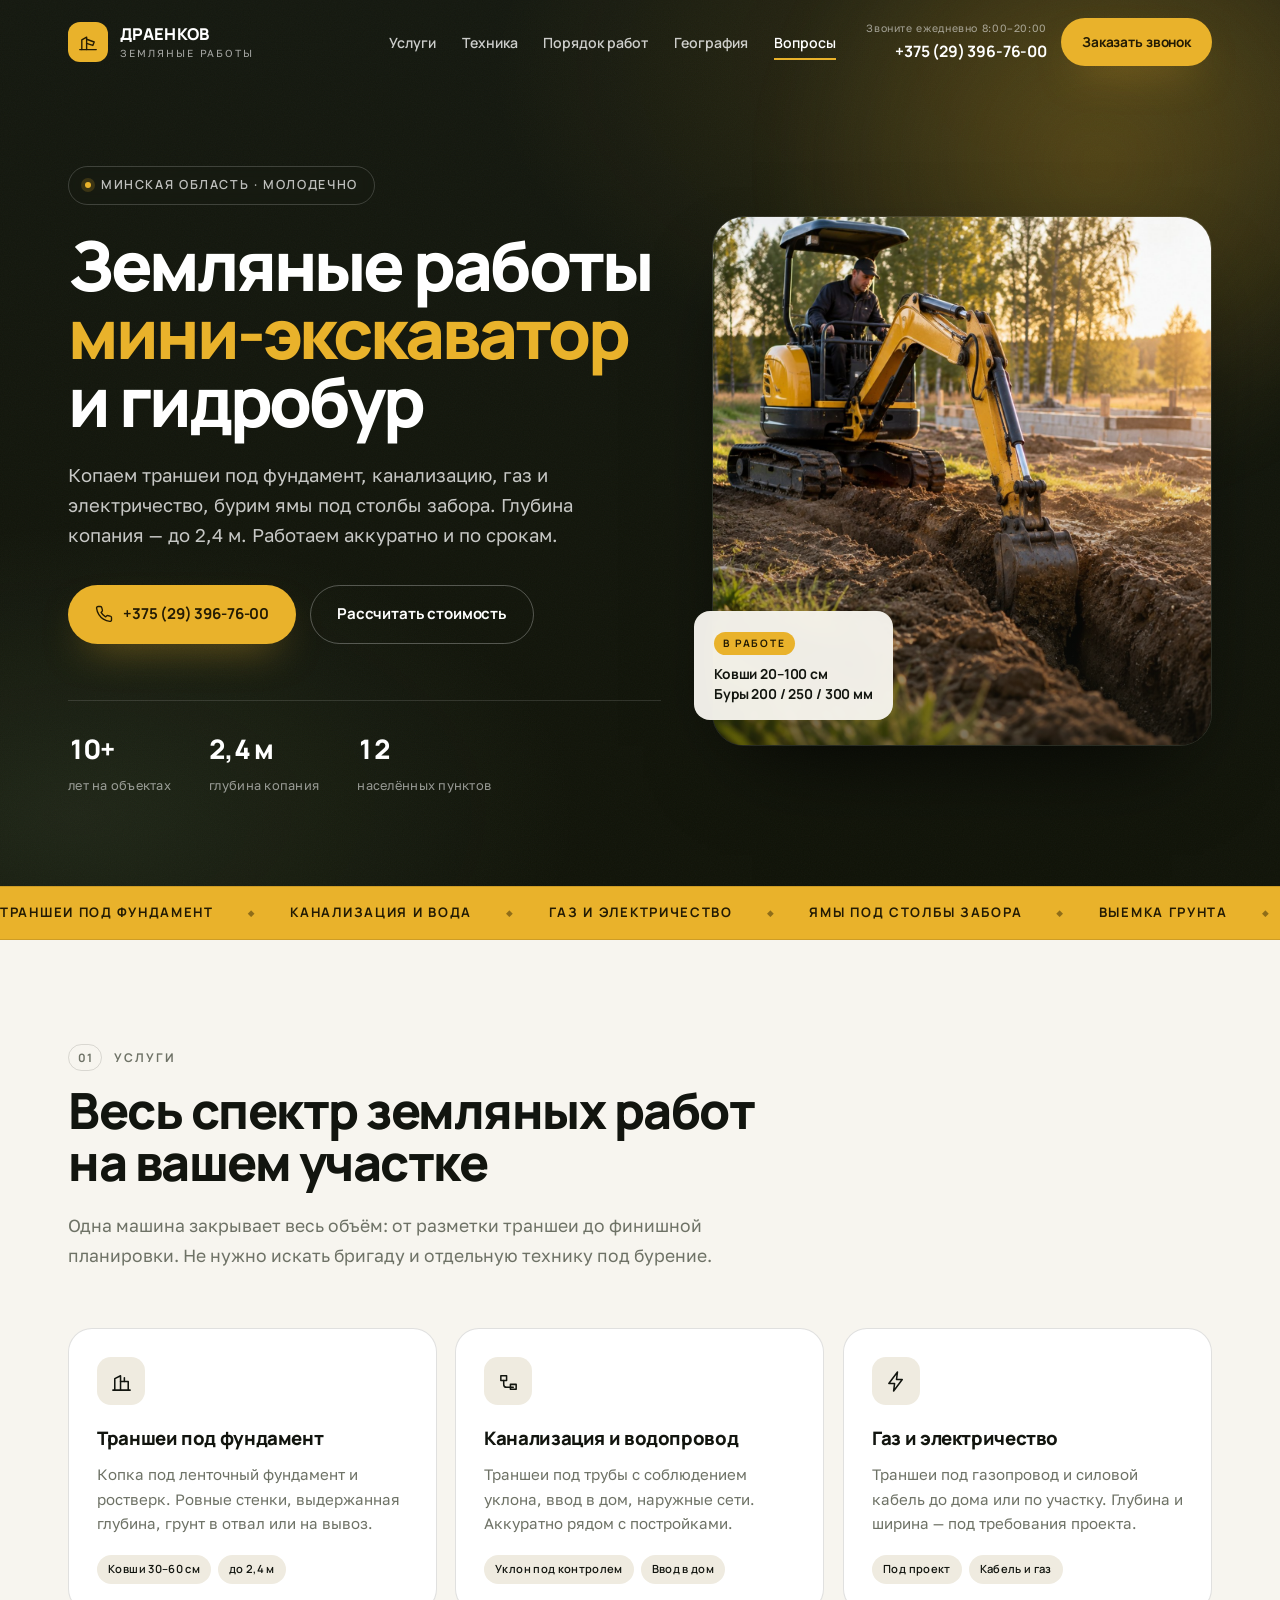
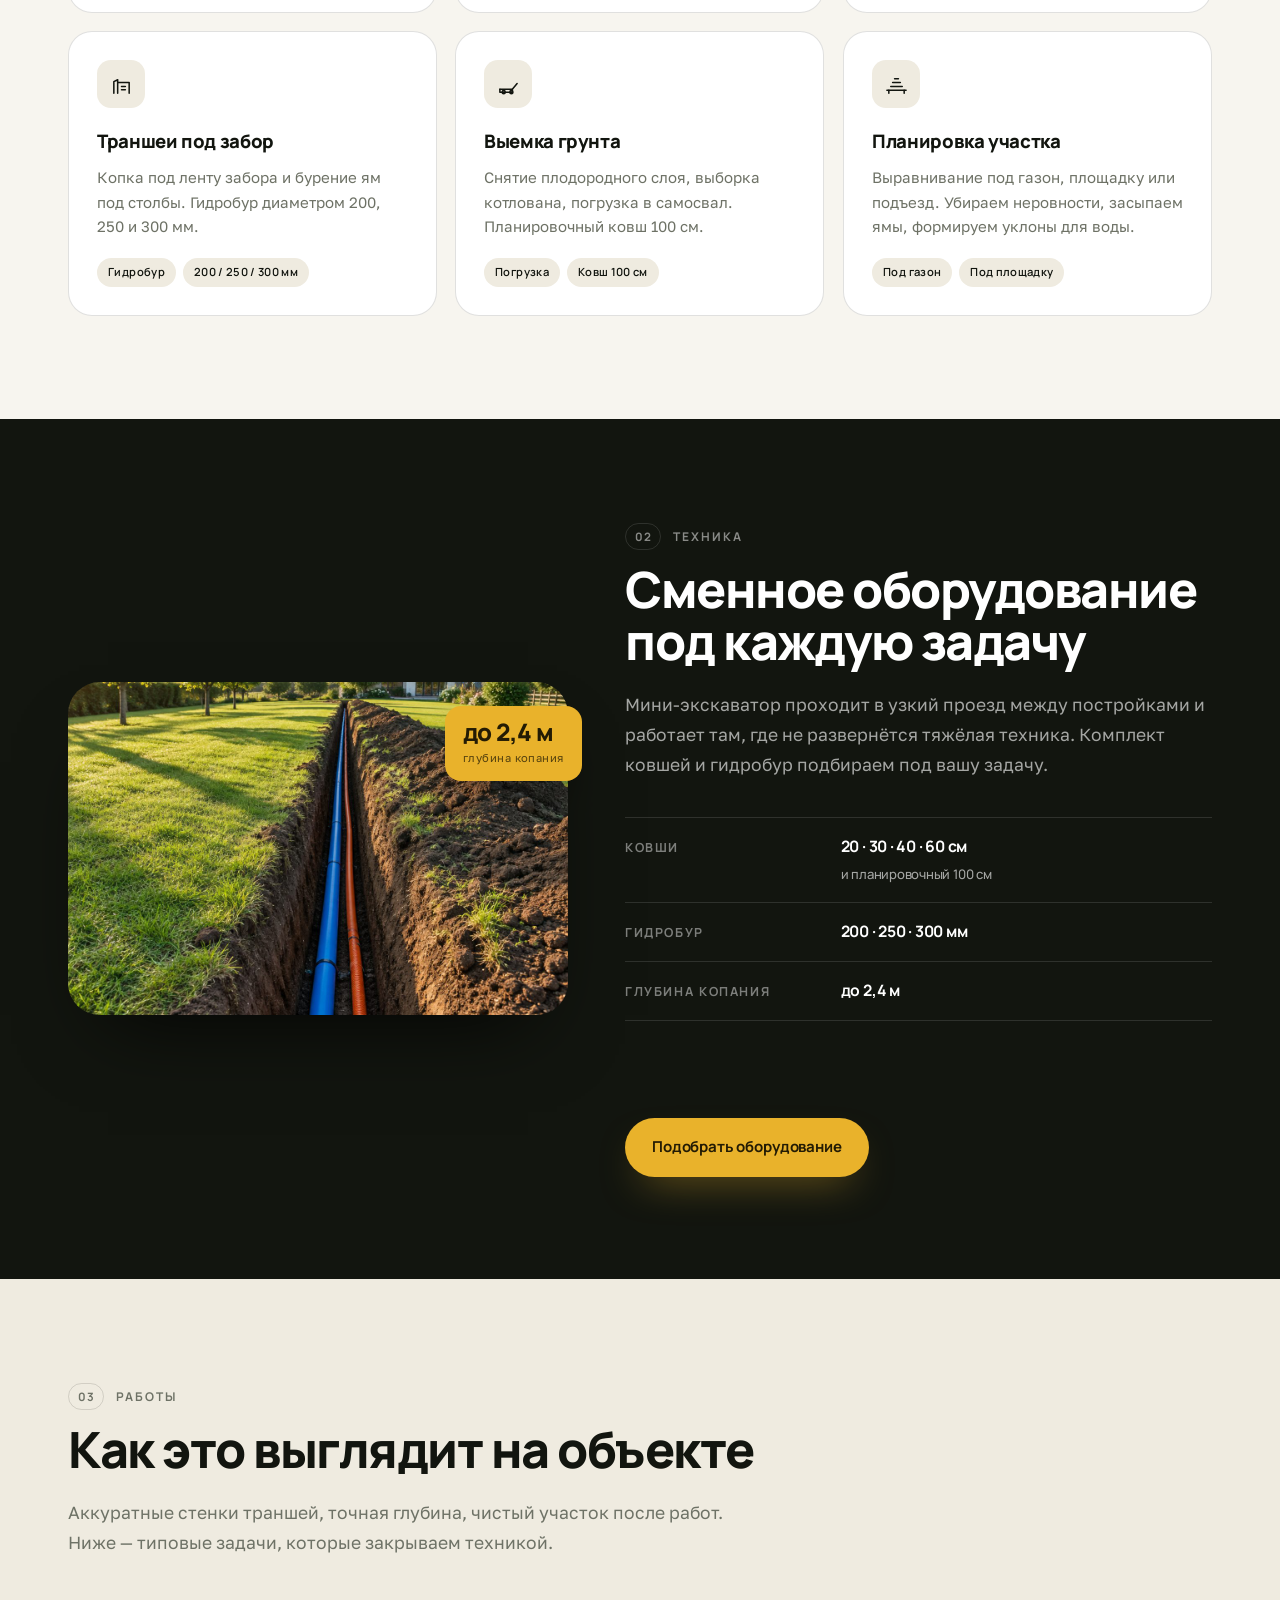
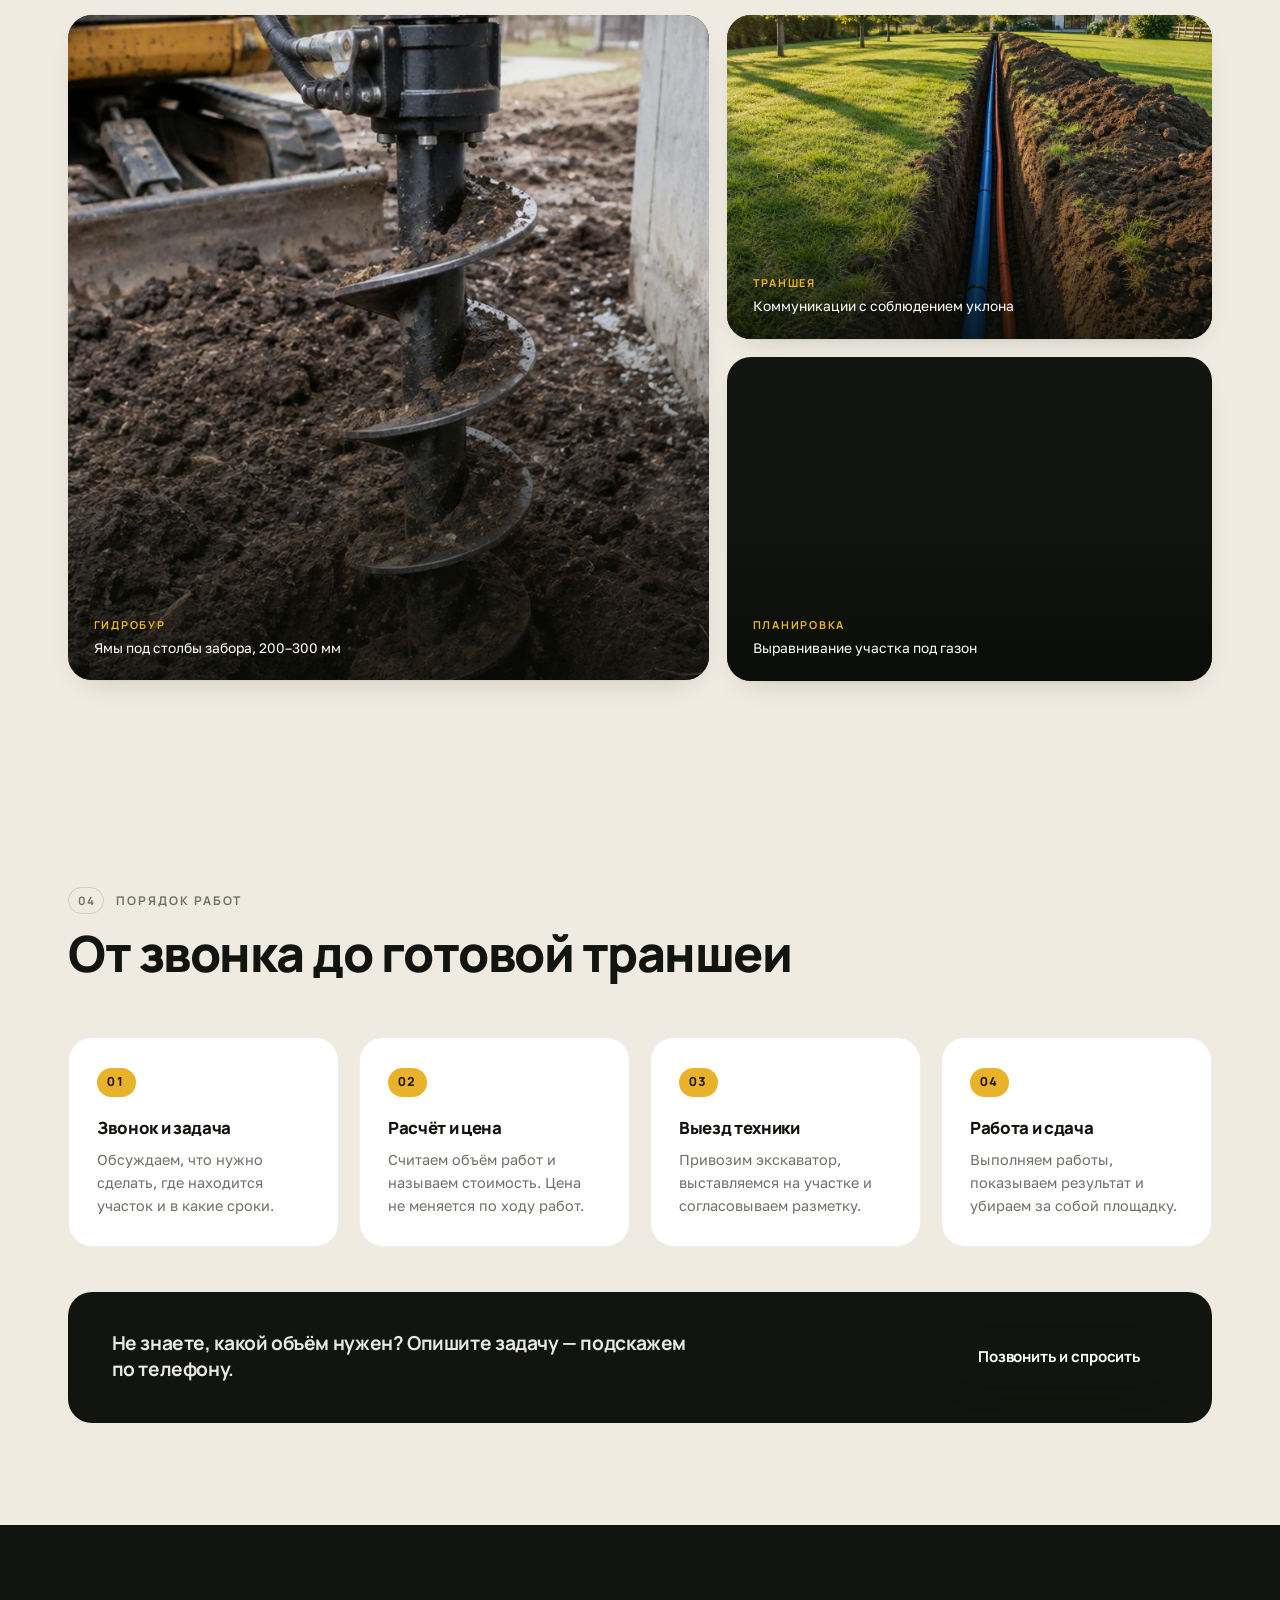
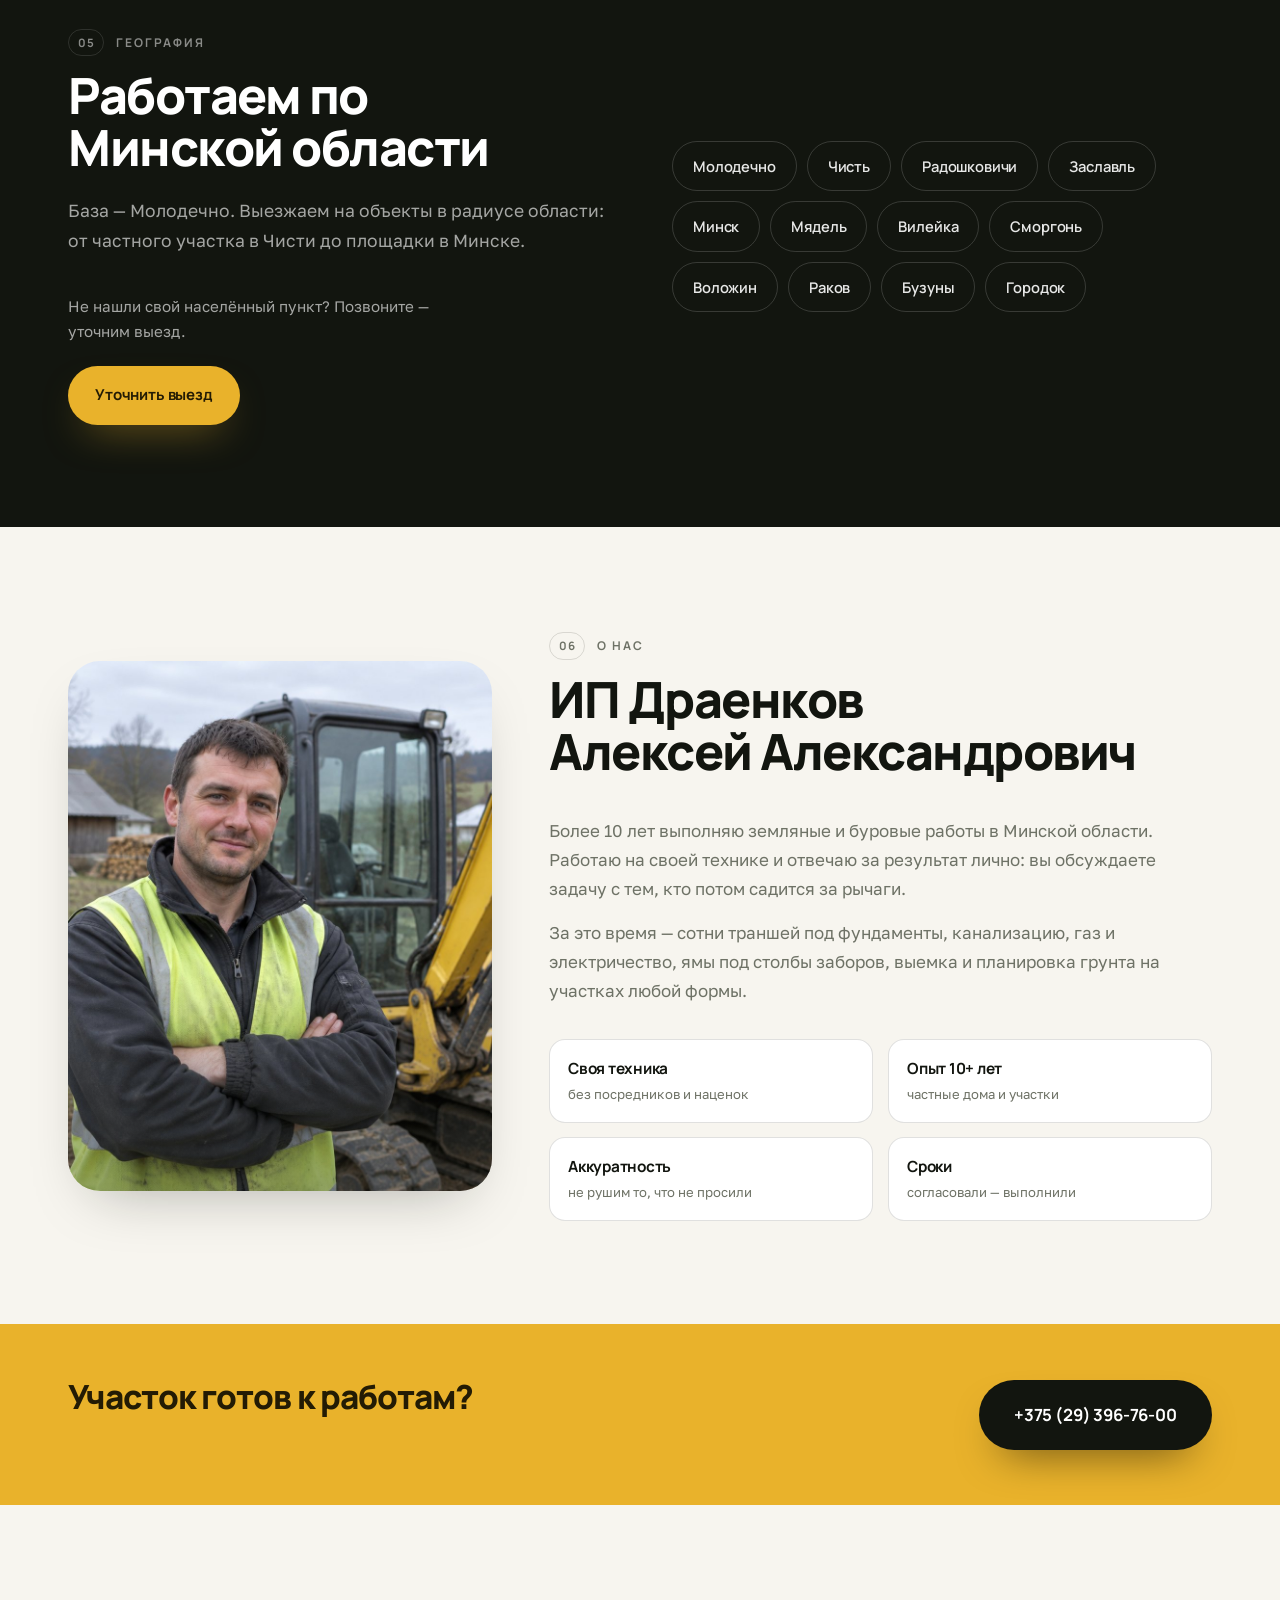
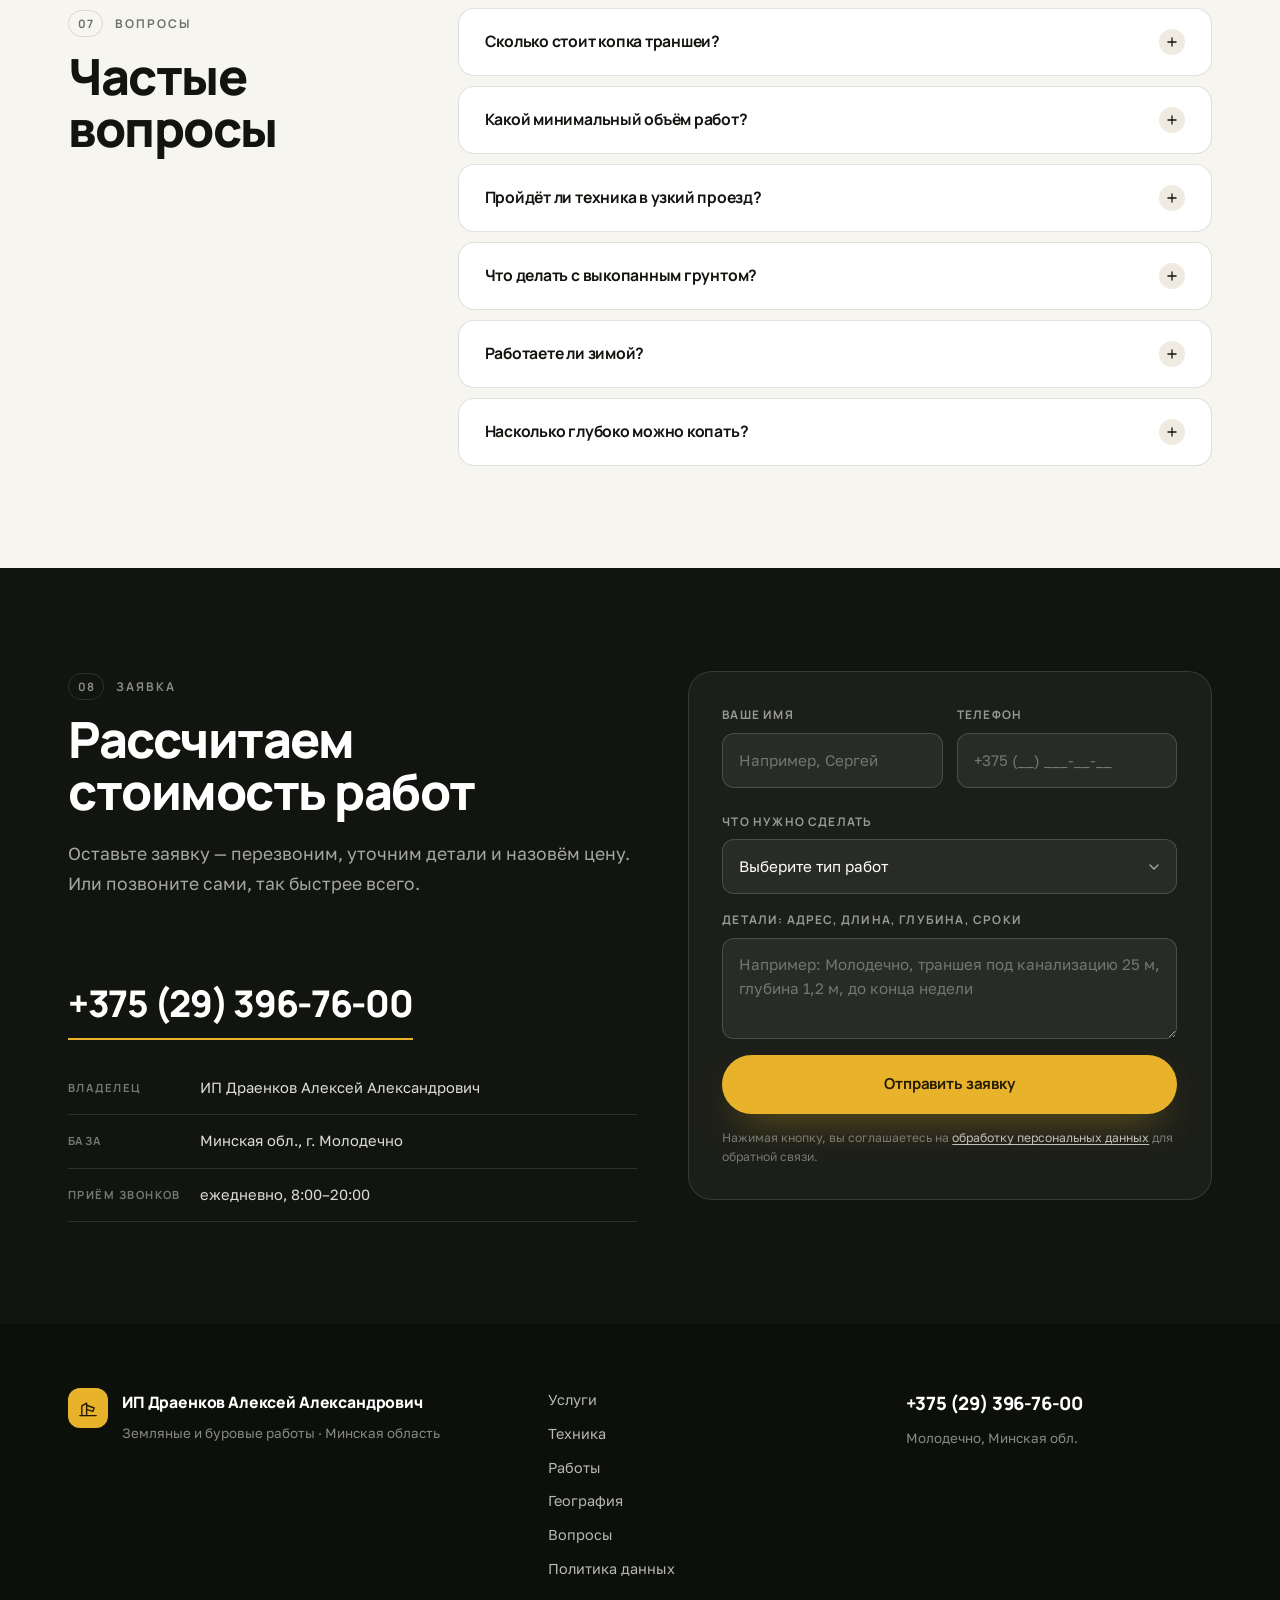
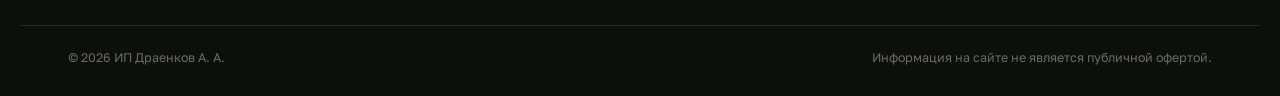
<file: index.html>
<!DOCTYPE html>
<html lang="ru">
<head>
<meta charset="utf-8">
<meta name="viewport" content="width=device-width, initial-scale=1">
<title>Земляные работы в Молодечно — мини-экскаватор и гидробур | ИП Драенков</title>
<meta name="description" content="Аренда мини-экскаватора с гидробуром в Молодечно и по Минской области. Траншеи под фундамент, канализацию, газ, электричество, забор. Глубина копания до 2,4 м. Опыт более 10 лет. Телефон +375 (29) 396-76-00.">
<meta name="keywords" content="мини-экскаватор Молодечно, аренда мини-экскаватора, гидробур, ямобур, земляные работы, копка траншей, траншея под фундамент, Минская область">
<meta name="author" content="ИП Драенков Алексей Александрович">
<meta name="robots" content="index, follow">
<link rel="canonical" href="https://romjjjke.github.io/draenkov/">
<meta name="theme-color" content="#141712">

<meta property="og:type" content="website">
<meta property="og:locale" content="ru_RU">
<meta property="og:site_name" content="ИП Драенков — земляные работы">
<meta property="og:title" content="Земляные работы в Молодечно — мини-экскаватор и гидробур">
<meta property="og:description" content="Траншеи под фундамент, канализацию, газ, электричество и забор. Глубина до 2,4 м. Более 10 лет опыта. Выезд по Минской области.">
<meta property="og:image" content="assets/img/hero.jpg">
<meta property="og:url" content="https://romjjjke.github.io/draenkov/">
<meta name="twitter:card" content="summary_large_image">
<meta name="twitter:title" content="Земляные работы в Молодечно — мини-экскаватор и гидробур">
<meta name="twitter:description" content="Копка траншей, выемка грунта, бурение ям под столбы. Опыт более 10 лет. +375 (29) 396-76-00">
<meta name="twitter:image" content="assets/img/hero.jpg">

<link rel="icon" href="favicon.svg" type="image/svg+xml">
<link rel="apple-touch-icon" href="assets/img/hero.jpg">

<link rel="preconnect" href="https://fonts.googleapis.com">
<link rel="preconnect" href="https://fonts.gstatic.com" crossorigin>
<link href="https://fonts.googleapis.com/css2?family=Golos+Text:wght@400;500;600&family=Manrope:wght@500;600;700;800&display=swap" rel="stylesheet">

<script>document.documentElement.classList.add("js");</script>
<link rel="stylesheet" href="assets/css/style.css">

<script type="application/ld+json">
{
  "@context": "https://schema.org",
  "@type": "LocalBusiness",
  "@id": "https://romjjjke.github.io/draenkov/#business",
  "name": "ИП Драенков Алексей Александрович — земляные работы",
  "description": "Аренда мини-экскаватора с гидробуром: траншеи под фундамент, канализацию, газ, электричество, забор, выемка грунта и планировка участка. Глубина копания до 2,4 м.",
  "image": "https://romjjjke.github.io/draenkov/assets/img/hero.jpg",
  "telephone": "+375293967600",
  "url": "https://romjjjke.github.io/draenkov/",
  "priceRange": "$$",
  "founder": { "@type": "Person", "name": "Драенков Алексей Александрович" },
  "address": {
    "@type": "PostalAddress",
    "addressLocality": "Молодечно",
    "addressRegion": "Минская область",
    "addressCountry": "BY"
  },
  "geo": { "@type": "GeoCoordinates", "latitude": 54.3106, "longitude": 26.8540 },
  "areaServed": ["Молодечно","Чисть","Радошковичи","Заславль","Минск","Мядель","Вилейка","Сморгонь","Воложин","Раков","Бузуны","Городок"],
  "openingHoursSpecification": [{
    "@type": "OpeningHoursSpecification",
    "dayOfWeek": ["Monday","Tuesday","Wednesday","Thursday","Friday","Saturday","Sunday"],
    "opens": "08:00",
    "closes": "20:00"
  }],
  "makesOffer": [
    { "@type": "Offer", "itemOffered": { "@type": "Service", "name": "Копка траншей под фундамент" } },
    { "@type": "Offer", "itemOffered": { "@type": "Service", "name": "Траншеи под канализацию, водопровод, газ, электричество" } },
    { "@type": "Offer", "itemOffered": { "@type": "Service", "name": "Бурение ям гидробуром под столбы забора" } },
    { "@type": "Offer", "itemOffered": { "@type": "Service", "name": "Выемка грунта и планировка участка" } }
  ]
}
</script>
</head>
<body>
<a class="skip-link" href="#main">Перейти к содержанию</a>

<header class="header" id="header">
  <div class="wrap header__inner">
    <a class="brand" href="#top" aria-label="Драенков — земляные работы, на главную">
      <span class="brand__mark" aria-hidden="true">
        <svg viewBox="0 0 32 32" fill="none" stroke="currentColor" stroke-width="2" stroke-linecap="round" stroke-linejoin="round">
          <path d="M4 27h24"/><path d="M7 27V13l7-4v18"/><path d="M14 12l11 4-2 5-9-3"/>
        </svg>
      </span>
      <span class="brand__text">
        <strong>ДРАЕНКОВ</strong>
        <span>земляные работы</span>
      </span>
    </a>

    <nav class="nav" id="nav" aria-label="Основная навигация">
      <a href="#uslugi">Услуги</a>
      <a href="#tehnika">Техника</a>
      <a href="#kak-rabotaem">Порядок работ</a>
      <a href="#geografiya">География</a>
      <a href="#voprosy">Вопросы</a>
    </nav>

    <div class="header__actions">
      <a class="header__phone" href="tel:+375293967600">
        <span class="header__phone-label">Звоните ежедневно 8:00–20:00</span>
        <span class="header__phone-number">+375 (29) 396-76-00</span>
      </a>
      <a class="btn btn--accent btn--sm" href="#zayavka">Заказать звонок</a>
      <a class="header__call" href="tel:+375293967600" aria-label="Позвонить">
        <svg viewBox="0 0 24 24" fill="none" stroke="currentColor" stroke-width="1.8" stroke-linecap="round" stroke-linejoin="round" aria-hidden="true"><path d="M22 16.9v3a2 2 0 0 1-2.2 2 19.8 19.8 0 0 1-8.6-3.1 19.5 19.5 0 0 1-6-6A19.8 19.8 0 0 1 2.1 4.2 2 2 0 0 1 4.1 2h3a2 2 0 0 1 2 1.7c.1 1 .4 1.9.7 2.8a2 2 0 0 1-.5 2.1L8.1 9.9a16 16 0 0 0 6 6l1.3-1.3a2 2 0 0 1 2.1-.5c.9.3 1.8.6 2.8.7a2 2 0 0 1 1.7 2Z"/></svg>
      </a>
      <button class="burger" id="burger" type="button" aria-label="Открыть меню" aria-expanded="false" aria-controls="menu">
        <span></span><span></span>
      </button>
    </div>
  </div>
</header>

<div class="menu" id="menu" aria-hidden="true">
  <div class="menu__inner">
    <p class="menu__label">Молодечно · Минская область</p>
    <nav class="menu__nav" aria-label="Мобильная навигация">
      <a href="#uslugi">Услуги</a>
      <a href="#tehnika">Техника</a>
      <a href="#raboty">Работы</a>
      <a href="#kak-rabotaem">Порядок работ</a>
      <a href="#geografiya">География</a>
      <a href="#voprosy">Вопросы</a>
      <a href="politika.html">Политика данных</a>
    </nav>
    <div class="menu__foot">
      <a class="menu__phone" href="tel:+375293967600">+375 (29) 396-76-00</a>
      <span>Ежедневно 8:00–20:00</span>
    </div>
  </div>
</div>

<main id="main">

  <!-- HERO -->
  <section class="hero" id="top">
    <div class="hero__glow" aria-hidden="true"></div>
    <div class="wrap hero__inner">
      <div class="hero__copy">
        <p class="eyebrow reveal">
          <span class="dot" aria-hidden="true"></span>
          Минская область · Молодечно
        </p>
        <h1 class="reveal">
          Земляные работы<br>
          <span class="hl">мини-экскаватор</span><br>
          и гидробур
        </h1>
        <p class="lead reveal">
          Копаем траншеи под фундамент, канализацию, газ и электричество,
          бурим ямы под столбы забора. Глубина копания — до 2,4 м.
          Работаем аккуратно и по срокам.
        </p>

        <div class="hero__cta reveal">
          <a class="btn btn--accent" href="tel:+375293967600">
            <svg viewBox="0 0 24 24" fill="none" stroke="currentColor" stroke-width="1.8" stroke-linecap="round" stroke-linejoin="round" aria-hidden="true"><path d="M22 16.9v3a2 2 0 0 1-2.2 2 19.8 19.8 0 0 1-8.6-3.1 19.5 19.5 0 0 1-6-6A19.8 19.8 0 0 1 2.1 4.2 2 2 0 0 1 4.1 2h3a2 2 0 0 1 2 1.7c.1 1 .4 1.9.7 2.8a2 2 0 0 1-.5 2.1L8.1 9.9a16 16 0 0 0 6 6l1.3-1.3a2 2 0 0 1 2.1-.5c.9.3 1.8.6 2.8.7a2 2 0 0 1 1.7 2Z"/></svg>
            +375 (29) 396-76-00
          </a>
          <a class="btn btn--ghost" href="#zayavka">Рассчитать стоимость</a>
        </div>

        <ul class="hero__facts reveal">
          <li><strong>10+</strong><span>лет на объектах</span></li>
          <li><strong>2,4 м</strong><span>глубина копания</span></li>
          <li><strong>12</strong><span>населённых пунктов</span></li>
        </ul>
      </div>

      <div class="hero__media reveal">
        <figure class="hero__shot">
          <img src="assets/img/hero.jpg" width="1400" height="1400" alt="Мини-экскаватор копает траншею на участке под Молодечно" fetchpriority="high" decoding="async">
        </figure>
        <div class="hero__badge">
          <span class="hero__badge-label">В работе</span>
          <p>Ковши 20–100 см<br>Буры 200 / 250 / 300 мм</p>
        </div>
      </div>
    </div>
  </section>

  <!-- STRIP -->
  <div class="strip" aria-label="Ключевые преимущества">
    <div class="strip__track">
      <span>Траншеи под фундамент</span><span aria-hidden="true">◆</span>
      <span>Канализация и вода</span><span aria-hidden="true">◆</span>
      <span>Газ и электричество</span><span aria-hidden="true">◆</span>
      <span>Ямы под столбы забора</span><span aria-hidden="true">◆</span>
      <span>Выемка грунта</span><span aria-hidden="true">◆</span>
      <span>Планировка участка</span><span aria-hidden="true">◆</span>
      <span>Траншеи под фундамент</span><span aria-hidden="true">◆</span>
      <span>Канализация и вода</span><span aria-hidden="true">◆</span>
      <span>Газ и электричество</span><span aria-hidden="true">◆</span>
      <span>Ямы под столбы забора</span><span aria-hidden="true">◆</span>
      <span>Выемка грунта</span><span aria-hidden="true">◆</span>
      <span>Планировка участка</span><span aria-hidden="true">◆</span>
    </div>
  </div>

  <!-- SERVICES -->
  <section class="section services" id="uslugi">
    <div class="wrap">
      <header class="section__head">
        <p class="label reveal"><span>01</span> Услуги</p>
        <h2 class="reveal">Весь спектр земляных работ<br>на вашем участке</h2>
        <p class="section__intro reveal">
          Одна машина закрывает весь объём: от разметки траншеи до финишной
          планировки. Не нужно искать бригаду и отдельную технику под бурение.
        </p>
      </header>

      <div class="cards">
        <article class="card reveal">
          <span class="card__icon" aria-hidden="true">
            <svg viewBox="0 0 24 24" fill="none" stroke="currentColor" stroke-width="1.6" stroke-linecap="round" stroke-linejoin="round"><path d="M3 21h18"/><path d="M5 21V9l6-3v15"/><path d="M11 12h8v9"/><path d="M15 12V8"/></svg>
          </span>
          <h3>Траншеи под фундамент</h3>
          <p>Копка под ленточный фундамент и ростверк. Ровные стенки, выдержанная глубина, грунт в отвал или на вывоз.</p>
          <ul class="card__tags"><li>Ковши 30–60 см</li><li>до 2,4 м</li></ul>
        </article>

        <article class="card reveal">
          <span class="card__icon" aria-hidden="true">
            <svg viewBox="0 0 24 24" fill="none" stroke="currentColor" stroke-width="1.6" stroke-linecap="round" stroke-linejoin="round"><path d="M4 6h6v5H4z"/><path d="M7 11v4a3 3 0 0 0 3 3h7"/><path d="M14 15h6v5h-6z"/></svg>
          </span>
          <h3>Канализация и водопровод</h3>
          <p>Траншеи под трубы с соблюдением уклона, ввод в дом, наружные сети. Аккуратно рядом с постройками.</p>
          <ul class="card__tags"><li>Уклон под контролем</li><li>Ввод в дом</li></ul>
        </article>

        <article class="card reveal">
          <span class="card__icon" aria-hidden="true">
            <svg viewBox="0 0 24 24" fill="none" stroke="currentColor" stroke-width="1.6" stroke-linecap="round" stroke-linejoin="round"><path d="M13 2 4 14h6l-1 8 9-12h-6l1-8Z"/></svg>
          </span>
          <h3>Газ и электричество</h3>
          <p>Траншеи под газопровод и силовой кабель до дома или по участку. Глубина и ширина — под требования проекта.</p>
          <ul class="card__tags"><li>Под проект</li><li>Кабель и газ</li></ul>
        </article>

        <article class="card reveal">
          <span class="card__icon" aria-hidden="true">
            <svg viewBox="0 0 24 24" fill="none" stroke="currentColor" stroke-width="1.6" stroke-linecap="round" stroke-linejoin="round"><path d="M4 21V9l4-2v14"/><path d="M8 10h12v11"/><path d="M12 14h4"/><path d="M12 17.5h4"/></svg>
          </span>
          <h3>Траншеи под забор</h3>
          <p>Копка под ленту забора и бурение ям под столбы. Гидробур диаметром 200, 250 и 300 мм.</p>
          <ul class="card__tags"><li>Гидробур</li><li>200 / 250 / 300 мм</li></ul>
        </article>

        <article class="card reveal">
          <span class="card__icon" aria-hidden="true">
            <svg viewBox="0 0 24 24" fill="none" stroke="currentColor" stroke-width="1.6" stroke-linecap="round" stroke-linejoin="round"><path d="M3 17h13l5-6"/><path d="M3 17v3h13v-3"/><circle cx="7" cy="20" r="1.6"/><circle cx="15" cy="20" r="1.6"/></svg>
          </span>
          <h3>Выемка грунта</h3>
          <p>Снятие плодородного слоя, выборка котлована, погрузка в самосвал. Планировочный ковш 100 см.</p>
          <ul class="card__tags"><li>Погрузка</li><li>Ковш 100 см</li></ul>
        </article>

        <article class="card reveal">
          <span class="card__icon" aria-hidden="true">
            <svg viewBox="0 0 24 24" fill="none" stroke="currentColor" stroke-width="1.6" stroke-linecap="round" stroke-linejoin="round"><path d="M2 18h20"/><path d="M4 18v3"/><path d="M20 18v3"/><path d="M6 14h12"/><path d="M8 10h8"/><path d="M10 6h4"/></svg>
          </span>
          <h3>Планировка участка</h3>
          <p>Выравнивание под газон, площадку или подъезд. Убираем неровности, засыпаем ямы, формируем уклоны для воды.</p>
          <ul class="card__tags"><li>Под газон</li><li>Под площадку</li></ul>
        </article>
      </div>
    </div>
  </section>

  <!-- EQUIPMENT -->
  <section class="section section--dark equipment" id="tehnika">
    <div class="wrap equipment__inner">
      <div class="equipment__media reveal">
        <img src="assets/img/trench.jpg" width="1200" height="800" alt="Готовая траншея с уложенными коммуникациями" loading="lazy" decoding="async">
        <div class="equipment__note">
          <strong>до 2,4 м</strong>
          <span>глубина копания</span>
        </div>
      </div>

      <div class="equipment__copy">
        <header class="section__head section__head--left">
          <p class="label reveal"><span>02</span> Техника</p>
          <h2 class="reveal">Сменное оборудование<br>под каждую задачу</h2>
          <p class="section__intro reveal">
            Мини-экскаватор проходит в узкий проезд между постройками и работает
            там, где не развернётся тяжёлая техника. Комплект ковшей и гидробур
            подбираем под вашу задачу.
          </p>
        </header>

        <div class="spec">
          <div class="spec__row reveal">
            <span class="spec__key">Ковши</span>
            <span class="spec__val">20 · 30 · 40 · 60 см <em>и планировочный 100 см</em></span>
          </div>
          <div class="spec__row reveal">
            <span class="spec__key">Гидробур</span>
            <span class="spec__val">200 · 250 · 300 мм</span>
          </div>
          <div class="spec__row reveal">
            <span class="spec__key">Глубина копания</span>
            <span class="spec__val">до 2,4 м</span>
          </div>
          <div class="spec__row reveal">
            <span class="spec__key">Тип работ</span>
            <span class="spec__val">буровые и земляные</span>
          </div>
        </div>

        <a class="btn btn--accent reveal" href="#zayavka">Подобрать оборудование</a>
      </div>
    </div>
  </section>


  <!-- GALLERY -->
  <section class="section gallery" id="raboty">
    <div class="wrap">
      <header class="section__head">
        <p class="label reveal"><span>03</span> Работы</p>
        <h2 class="reveal">Как это выглядит на объекте</h2>
        <p class="section__intro reveal">
          Аккуратные стенки траншей, точная глубина, чистый участок после работ.
          Ниже — типовые задачи, которые закрываем техникой.
        </p>
      </header>

      <div class="gallery__grid">
        <figure class="gallery__item gallery__item--tall reveal">
          <img src="assets/img/drill.jpg" width="1200" height="800" alt="Гидробур бурит яму под столб забора" loading="lazy" decoding="async">
          <figcaption><span>Гидробур</span>Ямы под столбы забора, 200–300 мм</figcaption>
        </figure>
        <figure class="gallery__item reveal">
          <img src="assets/img/trench.jpg" width="1200" height="800" alt="Траншея с уложенными коммуникациями" loading="lazy" decoding="async">
          <figcaption><span>Траншея</span>Коммуникации с соблюдением уклона</figcaption>
        </figure>
        <figure class="gallery__item reveal">
          <img src="assets/img/landscape.jpg" width="1200" height="800" alt="Планировка участка мини-экскаватором" loading="lazy" decoding="async">
          <figcaption><span>Планировка</span>Выравнивание участка под газон</figcaption>
        </figure>
      </div>
    </div>
  </section>

  <!-- PROCESS -->
  <section class="section process" id="kak-rabotaem">
    <div class="wrap">
      <header class="section__head">
        <p class="label reveal"><span>04</span> Порядок работ</p>
        <h2 class="reveal">От звонка до готовой траншеи</h2>
      </header>

      <ol class="steps">
        <li class="step reveal">
          <span class="step__num">01</span>
          <h3>Звонок и задача</h3>
          <p>Обсуждаем, что нужно сделать, где находится участок и в какие сроки.</p>
        </li>
        <li class="step reveal">
          <span class="step__num">02</span>
          <h3>Расчёт и цена</h3>
          <p>Считаем объём работ и называем стоимость. Цена не меняется по ходу работ.</p>
        </li>
        <li class="step reveal">
          <span class="step__num">03</span>
          <h3>Выезд техники</h3>
          <p>Привозим экскаватор, выставляемся на участке и согласовываем разметку.</p>
        </li>
        <li class="step reveal">
          <span class="step__num">04</span>
          <h3>Работа и сдача</h3>
          <p>Выполняем работы, показываем результат и убираем за собой площадку.</p>
        </li>
      </ol>

      <div class="process__cta reveal">
        <p>Не знаете, какой объём нужен? Опишите задачу — подскажем по телефону.</p>
        <a class="btn btn--dark" href="tel:+375293967600">Позвонить и спросить</a>
      </div>
    </div>
  </section>

  <!-- GEO -->
  <section class="section section--dark geo" id="geografiya">
    <div class="wrap geo__inner">
      <div class="geo__copy">
        <header class="section__head section__head--left">
          <p class="label reveal"><span>05</span> География</p>
          <h2 class="reveal">Работаем по Минской области</h2>
          <p class="section__intro reveal">
            База — Молодечно. Выезжаем на объекты в радиусе области:
            от частного участка в Чисти до площадки в Минске.
          </p>
        </header>
        <p class="geo__hint reveal">Не нашли свой населённый пункт? Позвоните — уточним выезд.</p>
        <a class="btn btn--accent reveal" href="tel:+375293967600">Уточнить выезд</a>
      </div>

      <ul class="geo__list reveal">
        <li>Молодечно</li><li>Чисть</li><li>Радошковичи</li>
        <li>Заславль</li><li>Минск</li><li>Мядель</li>
        <li>Вилейка</li><li>Сморгонь</li><li>Воложин</li>
        <li>Раков</li><li>Бузуны</li><li>Городок</li>
      </ul>
    </div>
  </section>

  <!-- ABOUT -->
  <section class="section about" id="o-nas">
    <div class="wrap about__inner">
      <figure class="about__media reveal">
        <img src="assets/img/owner.jpg" width="880" height="1100" alt="Алексей Драенков, владелец техники" loading="lazy" decoding="async">
      </figure>
      <div class="about__copy">
        <header class="section__head section__head--left">
          <p class="label reveal"><span>06</span> О нас</p>
          <h2 class="reveal">ИП Драенков<br>Алексей Александрович</h2>
        </header>
        <p class="reveal">
          Более 10 лет выполняю земляные и буровые работы в Минской области.
          Работаю на своей технике и отвечаю за результат лично: вы обсуждаете
          задачу с тем, кто потом садится за рычаги.
        </p>
        <p class="reveal">
          За это время — сотни траншей под фундаменты, канализацию, газ и
          электричество, ямы под столбы заборов, выемка и планировка грунта
          на участках любой формы.
        </p>

        <ul class="about__list">
          <li class="reveal"><strong>Своя техника</strong><span>без посредников и наценок</span></li>
          <li class="reveal"><strong>Опыт 10+ лет</strong><span>частные дома и участки</span></li>
          <li class="reveal"><strong>Аккуратность</strong><span>не рушим то, что не просили</span></li>
          <li class="reveal"><strong>Сроки</strong><span>согласовали — выполнили</span></li>
        </ul>
      </div>
    </div>
  </section>

  <!-- CTA BAND -->
  <section class="band">
    <div class="wrap band__inner">
      <div>
        <h2 class="reveal">Участок готов к работам?</h2>
        <p class="reveal">Позвоните — назовём стоимость по телефону за пару минут.</p>
      </div>
      <a class="btn btn--accent btn--lg reveal" href="tel:+375293967600">+375 (29) 396-76-00</a>
    </div>
  </section>

  <!-- FAQ -->
  <section class="section faq" id="voprosy">
    <div class="wrap faq__inner">
      <header class="section__head section__head--left">
        <p class="label reveal"><span>07</span> Вопросы</p>
        <h2 class="reveal">Частые вопросы</h2>
      </header>

      <div class="faq__list">
        <details class="faq__item reveal">
          <summary>Сколько стоит копка траншеи?</summary>
          <div class="faq__body">
            <p>Цена зависит от длины и глубины траншеи, типа грунта, ширины ковша и подъезда к участку. Позвоните и опишите задачу — назовём стоимость сразу, без выезда.</p>
          </div>
        </details>
        <details class="faq__item reveal">
          <summary>Какой минимальный объём работ?</summary>
          <div class="faq__body">
            <p>Берём и небольшие задачи: несколько ям под столбы забора или короткая траншея под ввод воды. Условия по минимальному заказу уточняйте по телефону.</p>
          </div>
        </details>
        <details class="faq__item reveal">
          <summary>Пройдёт ли техника в узкий проезд?</summary>
          <div class="faq__body">
            <p>Мини-экскаватор на гусеничном ходу рассчитан именно на стеснённые условия: узкие проезды, участки с забором, работу между постройками. Габариты и проезд уточним при звонке.</p>
          </div>
        </details>
        <details class="faq__item reveal">
          <summary>Что делать с выкопанным грунтом?</summary>
          <div class="faq__body">
            <p>По умолчанию складываем грунт в отвал на участке. Если нужен вывоз — обсудим отдельно, это зависит от объёма и места разгрузки.</p>
          </div>
        </details>
        <details class="faq__item reveal">
          <summary>Работаете ли зимой?</summary>
          <div class="faq__body">
            <p>Да, работы возможны в холодное время. Промёрзший грунт требует больше времени, поэтому сроки и стоимость уточняются по погоде и состоянию участка.</p>
          </div>
        </details>
        <details class="faq__item reveal">
          <summary>Насколько глубоко можно копать?</summary>
          <div class="faq__body">
            <p>Глубина копания — до 2,4 м. Для большинства задач частного дома этого достаточно: фундамент, канализация, ввод газа и электричества.</p>
          </div>
        </details>
      </div>
    </div>
  </section>

  <!-- CONTACT -->
  <section class="section section--dark contact" id="zayavka">
    <div class="wrap contact__inner">
      <div class="contact__copy">
        <header class="section__head section__head--left">
          <p class="label reveal"><span>08</span> Заявка</p>
          <h2 class="reveal">Рассчитаем стоимость работ</h2>
          <p class="section__intro reveal">
            Оставьте заявку — перезвоним, уточним детали и назовём цену.
            Или позвоните сами, так быстрее всего.
          </p>
        </header>

        <a class="contact__phone reveal" href="tel:+375293967600">+375 (29) 396-76-00</a>

        <ul class="contact__meta reveal">
          <li><span>Владелец</span>ИП Драенков Алексей Александрович</li>
          <li><span>База</span>Минская обл., г. Молодечно</li>
          <li><span>Приём звонков</span>ежедневно, 8:00–20:00</li>
        </ul>
      </div>

      <form class="form reveal" id="leadForm" novalidate>
        <div class="form__row">
          <label class="field">
            <span>Ваше имя</span>
            <input type="text" name="name" autocomplete="name" placeholder="Например, Сергей" required>
            <em class="field__error" aria-live="polite"></em>
          </label>
          <label class="field">
            <span>Телефон</span>
            <input type="tel" name="phone" autocomplete="tel" inputmode="tel" placeholder="+375 (__) ___-__-__" required>
            <em class="field__error" aria-live="polite"></em>
          </label>
        </div>

        <label class="field">
          <span>Что нужно сделать</span>
          <select name="work">
            <option value="">Выберите тип работ</option>
            <option>Траншея под фундамент</option>
            <option>Канализация или водопровод</option>
            <option>Газ или электричество</option>
            <option>Траншея под забор</option>
            <option>Ямы под столбы (гидробур)</option>
            <option>Выемка грунта</option>
            <option>Планировка участка</option>
            <option>Другое</option>
          </select>
        </label>

        <label class="field">
          <span>Детали: адрес, длина, глубина, сроки</span>
          <textarea name="message" rows="3" placeholder="Например: Молодечно, траншея под канализацию 25 м, глубина 1,2 м, до конца недели"></textarea>
        </label>

        <button class="btn btn--accent btn--block" type="submit">Отправить заявку</button>
        <p class="form__note">Нажимая кнопку, вы соглашаетесь на <a href="politika.html">обработку персональных данных</a> для обратной связи.</p>

        <div class="form__success" id="formSuccess" role="status" hidden>
          <strong>Заявка заполнена.</strong>
          <p>Осталось отправить её нам: позвоните по номеру ниже или напишите в WhatsApp — данные уже подставлены.</p>
          <div class="form__success-actions">
            <a class="btn btn--accent btn--sm" id="successCall" href="tel:+375293967600">Позвонить</a>
            <a class="btn btn--ghost btn--sm" id="successWa" href="https://wa.me/375293967600" target="_blank" rel="noopener">Написать в WhatsApp</a>
          </div>
        </div>
      </form>
    </div>
  </section>
</main>

<footer class="footer">
  <div class="wrap footer__inner">
    <div class="footer__brand">
      <span class="brand__mark" aria-hidden="true">
        <svg viewBox="0 0 32 32" fill="none" stroke="currentColor" stroke-width="2" stroke-linecap="round" stroke-linejoin="round">
          <path d="M4 27h24"/><path d="M7 27V13l7-4v18"/><path d="M14 12l11 4-2 5-9-3"/>
        </svg>
      </span>
      <div>
        <strong>ИП Драенков Алексей Александрович</strong>
        <p>Земляные и буровые работы · Минская область</p>
      </div>
    </div>

    <nav class="footer__nav" aria-label="Навигация в подвале">
      <a href="#uslugi">Услуги</a>
      <a href="#tehnika">Техника</a>
      <a href="#raboty">Работы</a>
      <a href="#geografiya">География</a>
      <a href="#voprosy">Вопросы</a>
      <a href="politika.html">Политика данных</a>
    </nav>

    <div class="footer__contact">
      <a href="tel:+375293967600">+375 (29) 396-76-00</a>
      <span>Молодечно, Минская обл.</span>
    </div>
  </div>
  <div class="wrap footer__bottom">
    <span>© <span id="year">2026</span> ИП Драенков А. А.</span>
    <span>Информация на сайте не является публичной офертой.</span>
  </div>
</footer>

<a class="fab" href="tel:+375293967600" aria-label="Позвонить">
  <svg viewBox="0 0 24 24" fill="none" stroke="currentColor" stroke-width="1.8" stroke-linecap="round" stroke-linejoin="round" aria-hidden="true"><path d="M22 16.9v3a2 2 0 0 1-2.2 2 19.8 19.8 0 0 1-8.6-3.1 19.5 19.5 0 0 1-6-6A19.8 19.8 0 0 1 2.1 4.2 2 2 0 0 1 4.1 2h3a2 2 0 0 1 2 1.7c.1 1 .4 1.9.7 2.8a2 2 0 0 1-.5 2.1L8.1 9.9a16 16 0 0 0 6 6l1.3-1.3a2 2 0 0 1 2.1-.5c.9.3 1.8.6 2.8.7a2 2 0 0 1 1.7 2Z"/></svg>
  <span>Позвонить</span>
</a>

<script src="assets/js/main.js" defer></script>
</body>
</html>
</file>
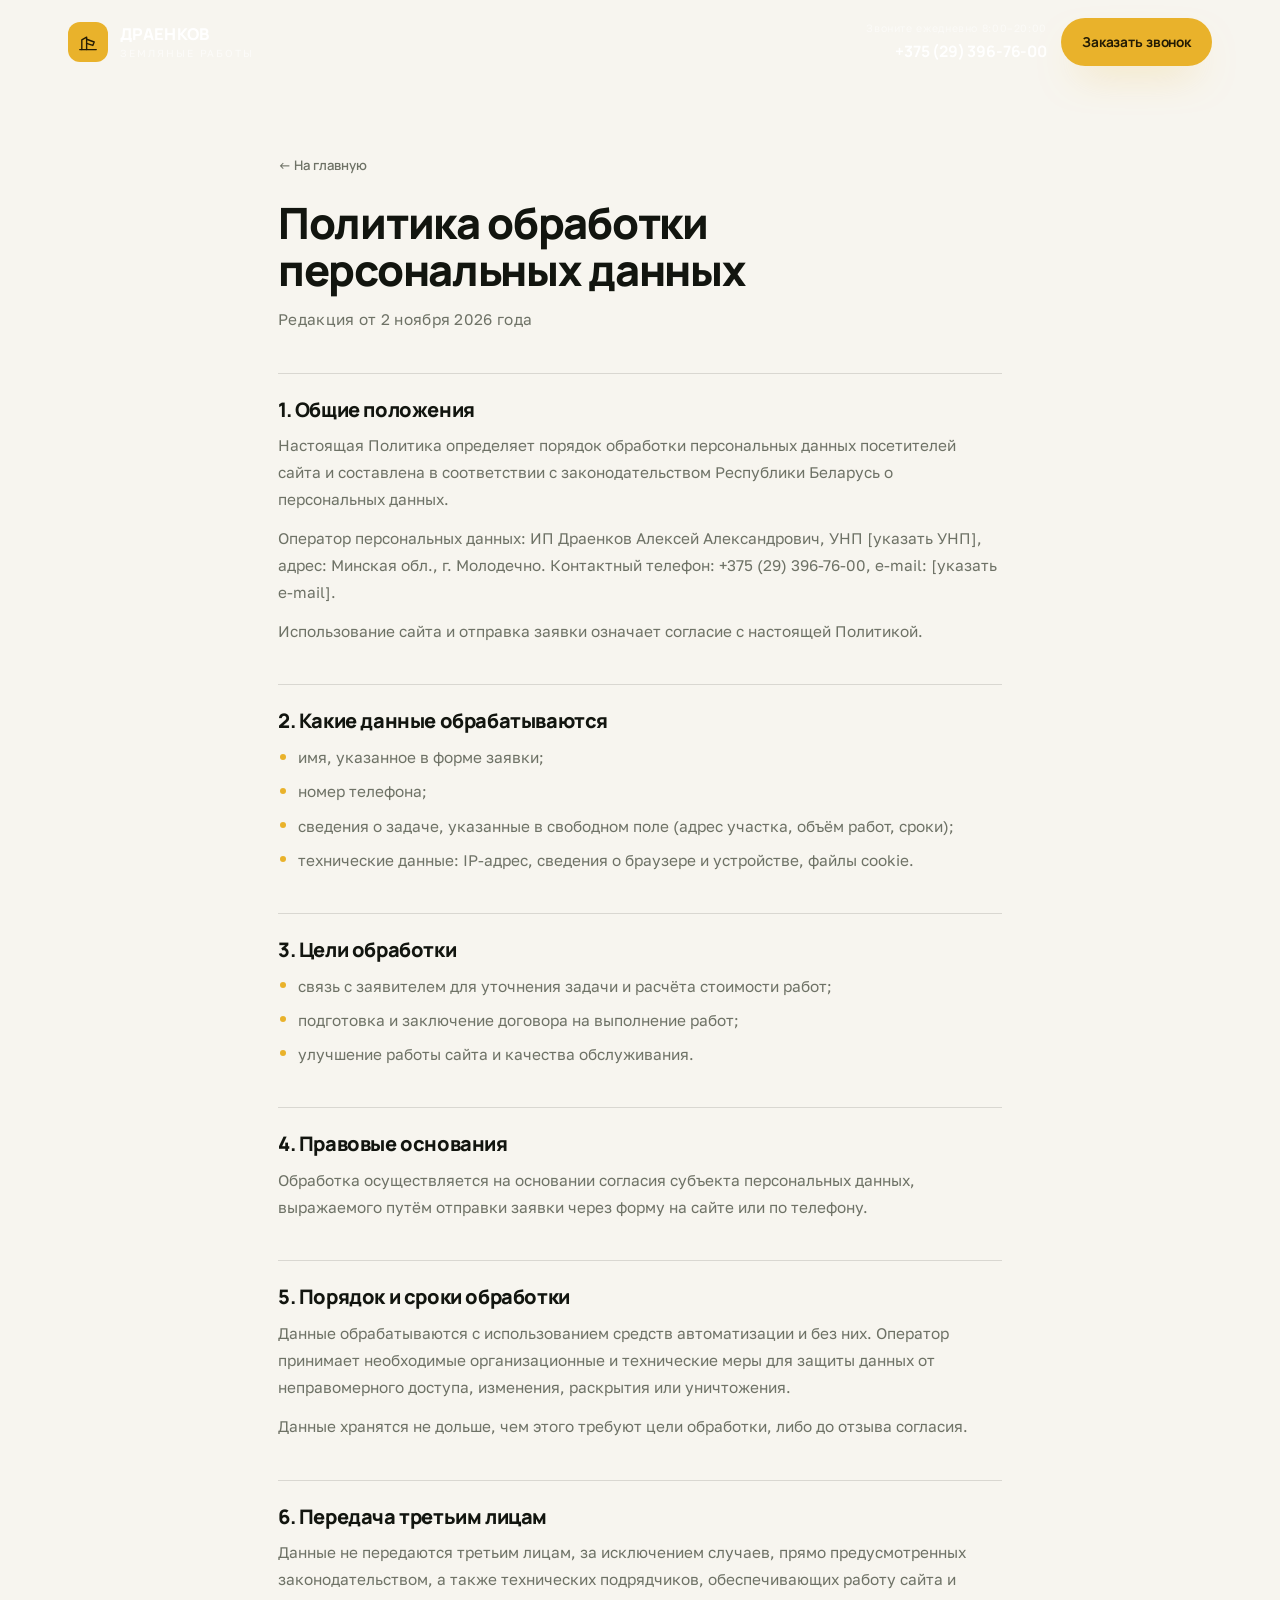
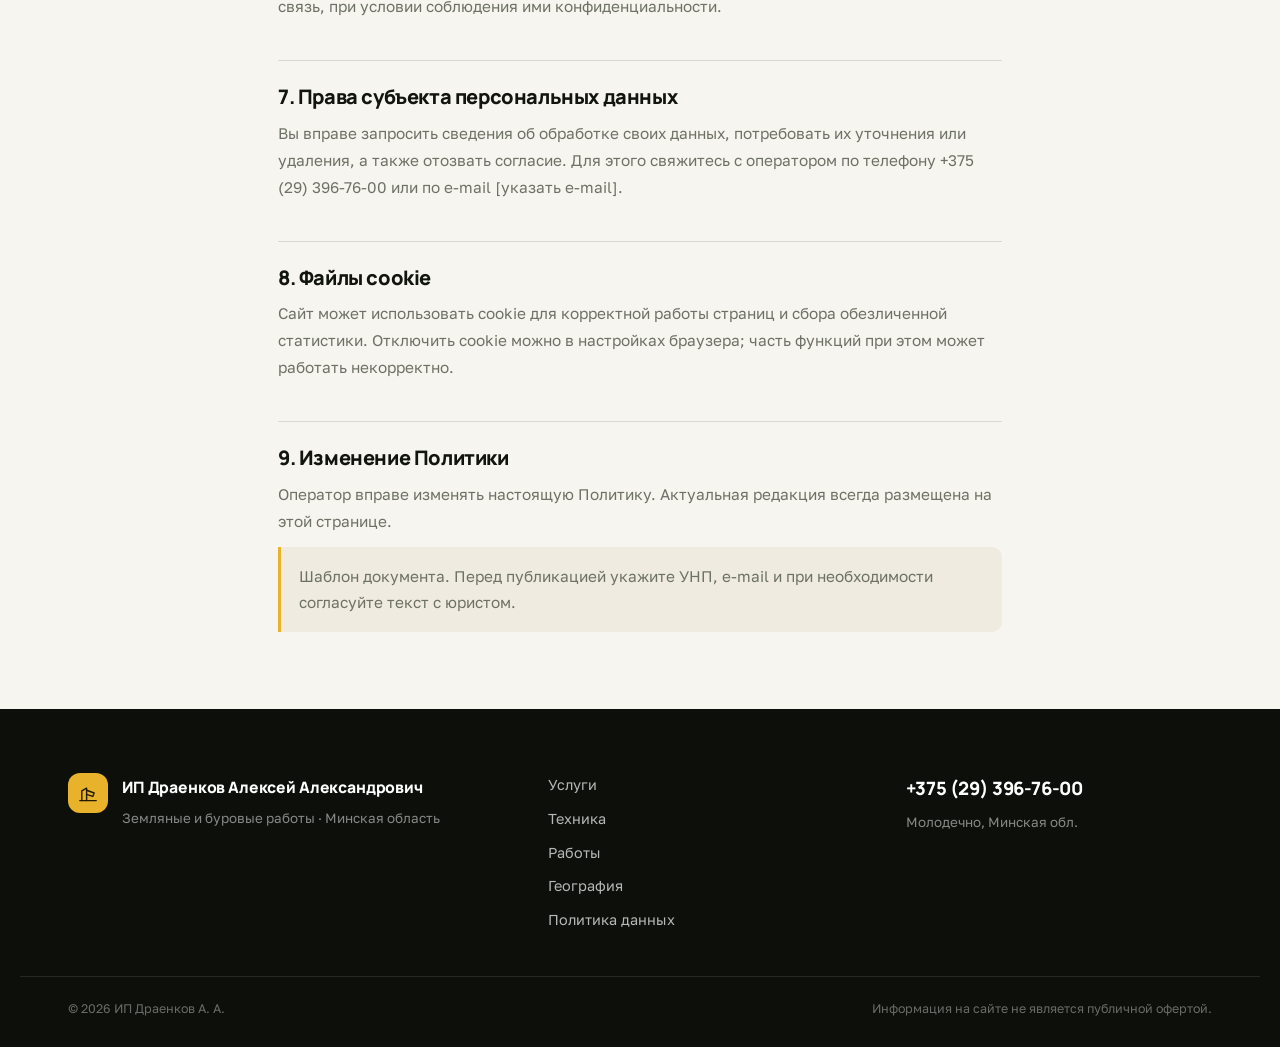
<file: politika.html>
<!DOCTYPE html>
<html lang="ru">
<head>
<meta charset="utf-8">
<meta name="viewport" content="width=device-width, initial-scale=1">
<title>Политика обработки персональных данных — ИП Драенков</title>
<meta name="description" content="Политика обработки персональных данных сайта ИП Драенков Алексей Александрович: земляные работы, мини-экскаватор и гидробур, Минская область.">
<meta name="robots" content="noindex, follow">
<meta name="theme-color" content="#141712">
<link rel="icon" href="favicon.svg" type="image/svg+xml">
<link rel="preconnect" href="https://fonts.googleapis.com">
<link rel="preconnect" href="https://fonts.gstatic.com" crossorigin>
<link href="https://fonts.googleapis.com/css2?family=Golos+Text:wght@400;500;600&family=Manrope:wght@500;600;700;800&display=swap" rel="stylesheet">
<script>document.documentElement.classList.add("js");</script>
<link rel="stylesheet" href="assets/css/style.css">
</head>
<body>

<header class="header is-scrolled" id="header">
  <div class="wrap header__inner">
    <a class="brand" href="index.html" aria-label="Драенков — земляные работы, на главную">
      <span class="brand__mark" aria-hidden="true">
        <svg viewBox="0 0 32 32" fill="none" stroke="currentColor" stroke-width="2" stroke-linecap="round" stroke-linejoin="round">
          <path d="M4 27h24"/><path d="M7 27V13l7-4v18"/><path d="M14 12l11 4-2 5-9-3"/>
        </svg>
      </span>
      <span class="brand__text">
        <strong>ДРАЕНКОВ</strong>
        <span>земляные работы</span>
      </span>
    </a>
    <div class="header__actions">
      <a class="header__phone" href="tel:+375293967600">
        <span class="header__phone-label">Звоните ежедневно 8:00–20:00</span>
        <span class="header__phone-number">+375 (29) 396-76-00</span>
      </a>
      <a class="btn btn--accent btn--sm" href="index.html#zayavka">Заказать звонок</a>
      <a class="header__call" href="tel:+375293967600" aria-label="Позвонить">
        <svg viewBox="0 0 24 24" fill="none" stroke="currentColor" stroke-width="1.8" stroke-linecap="round" stroke-linejoin="round" aria-hidden="true"><path d="M22 16.9v3a2 2 0 0 1-2.2 2 19.8 19.8 0 0 1-8.6-3.1 19.5 19.5 0 0 1-6-6A19.8 19.8 0 0 1 2.1 4.2 2 2 0 0 1 4.1 2h3a2 2 0 0 1 2 1.7c.1 1 .4 1.9.7 2.8a2 2 0 0 1-.5 2.1L8.1 9.9a16 16 0 0 0 6 6l1.3-1.3a2 2 0 0 1 2.1-.5c.9.3 1.8.6 2.8.7a2 2 0 0 1 1.7 2Z"/></svg>
      </a>
    </div>
  </div>
</header>

<main class="legal">
  <div class="wrap legal__inner">
    <a class="legal__back" href="index.html">← На главную</a>
    <h1>Политика обработки персональных данных</h1>
    <p class="legal__date">Редакция от 2 ноября 2026 года</p>

    <h2>1. Общие положения</h2>
    <p>Настоящая Политика определяет порядок обработки персональных данных посетителей сайта и составлена в соответствии с законодательством Республики Беларусь о персональных данных.</p>
    <p>Оператор персональных данных: ИП Драенков Алексей Александрович, УНП [указать УНП], адрес: Минская обл., г. Молодечно. Контактный телефон: +375 (29) 396-76-00, e-mail: [указать e-mail].</p>
    <p>Использование сайта и отправка заявки означает согласие с настоящей Политикой.</p>

    <h2>2. Какие данные обрабатываются</h2>
    <ul>
      <li>имя, указанное в форме заявки;</li>
      <li>номер телефона;</li>
      <li>сведения о задаче, указанные в свободном поле (адрес участка, объём работ, сроки);</li>
      <li>технические данные: IP-адрес, сведения о браузере и устройстве, файлы cookie.</li>
    </ul>

    <h2>3. Цели обработки</h2>
    <ul>
      <li>связь с заявителем для уточнения задачи и расчёта стоимости работ;</li>
      <li>подготовка и заключение договора на выполнение работ;</li>
      <li>улучшение работы сайта и качества обслуживания.</li>
    </ul>

    <h2>4. Правовые основания</h2>
    <p>Обработка осуществляется на основании согласия субъекта персональных данных, выражаемого путём отправки заявки через форму на сайте или по телефону.</p>

    <h2>5. Порядок и сроки обработки</h2>
    <p>Данные обрабатываются с использованием средств автоматизации и без них. Оператор принимает необходимые организационные и технические меры для защиты данных от неправомерного доступа, изменения, раскрытия или уничтожения.</p>
    <p>Данные хранятся не дольше, чем этого требуют цели обработки, либо до отзыва согласия.</p>

    <h2>6. Передача третьим лицам</h2>
    <p>Данные не передаются третьим лицам, за исключением случаев, прямо предусмотренных законодательством, а также технических подрядчиков, обеспечивающих работу сайта и связь, при условии соблюдения ими конфиденциальности.</p>

    <h2>7. Права субъекта персональных данных</h2>
    <p>Вы вправе запросить сведения об обработке своих данных, потребовать их уточнения или удаления, а также отозвать согласие. Для этого свяжитесь с оператором по телефону +375 (29) 396-76-00 или по e-mail [указать e-mail].</p>

    <h2>8. Файлы cookie</h2>
    <p>Сайт может использовать cookie для корректной работы страниц и сбора обезличенной статистики. Отключить cookie можно в настройках браузера; часть функций при этом может работать некорректно.</p>

    <h2>9. Изменение Политики</h2>
    <p>Оператор вправе изменять настоящую Политику. Актуальная редакция всегда размещена на этой странице.</p>

    <p class="legal__note">Шаблон документа. Перед публикацией укажите УНП, e-mail и при необходимости согласуйте текст с юристом.</p>
  </div>
</main>

<footer class="footer">
  <div class="wrap footer__inner">
    <div class="footer__brand">
      <span class="brand__mark" aria-hidden="true">
        <svg viewBox="0 0 32 32" fill="none" stroke="currentColor" stroke-width="2" stroke-linecap="round" stroke-linejoin="round">
          <path d="M4 27h24"/><path d="M7 27V13l7-4v18"/><path d="M14 12l11 4-2 5-9-3"/>
        </svg>
      </span>
      <div>
        <strong>ИП Драенков Алексей Александрович</strong>
        <p>Земляные и буровые работы · Минская область</p>
      </div>
    </div>
    <nav class="footer__nav" aria-label="Навигация в подвале">
      <a href="index.html#uslugi">Услуги</a>
      <a href="index.html#tehnika">Техника</a>
      <a href="index.html#raboty">Работы</a>
      <a href="index.html#geografiya">География</a>
      <a href="politika.html">Политика данных</a>
    </nav>
    <div class="footer__contact">
      <a href="tel:+375293967600">+375 (29) 396-76-00</a>
      <span>Молодечно, Минская обл.</span>
    </div>
  </div>
  <div class="wrap footer__bottom">
    <span>© <span id="year">2026</span> ИП Драенков А. А.</span>
    <span>Информация на сайте не является публичной офертой.</span>
  </div>
</footer>

<script src="assets/js/main.js" defer></script>
</body>
</html>
</file>
<file: assets/css/style.css>
/* =========================================================
   Драенков — земляные работы
   Studio-level landing · 2026
   ========================================================= */

/* ---------- 1. Tokens ---------- */
:root{
  --paper:#F7F5EF;
  --paper-2:#EFEBE0;
  --ink:#12150F;
  --ink-2:#191D16;
  --ink-3:#20251E;
  --line:rgba(18,21,15,.13);
  --line-dark:rgba(255,255,255,.12);
  --muted:#6E7266;
  --muted-dark:rgba(255,255,255,.62);
  --accent:#E9B22B;
  --accent-2:#F5CB5F;
  --accent-ink:#231B04;

  --font-display:"Manrope","Golos Text",system-ui,-apple-system,"Segoe UI",sans-serif;
  --font-body:"Golos Text","Manrope",system-ui,-apple-system,"Segoe UI",sans-serif;

  --wrap:1240px;
  --pad:clamp(20px,4vw,48px);
  --r-s:10px;
  --r-m:16px;
  --r-l:24px;
  --r-xl:32px;

  --shadow-1:0 1px 2px rgba(18,21,15,.04),0 12px 32px -18px rgba(18,21,15,.25);
  --shadow-2:0 24px 60px -28px rgba(18,21,15,.35);
  --shadow-accent:0 18px 40px -18px rgba(233,178,43,.55);

  --ease:cubic-bezier(.22,.61,.36,1);
  --dur:.55s;
}

/* ---------- 2. Reset ---------- */
*,*::before,*::after{box-sizing:border-box}
html{-webkit-text-size-adjust:100%;scroll-behavior:smooth}
body{
  margin:0;
  background:var(--paper);
  color:var(--ink);
  font-family:var(--font-body);
  font-size:clamp(15.5px,.55vw + 14px,17px);
  line-height:1.65;
  -webkit-font-smoothing:antialiased;
  text-rendering:optimizeLegibility;
  overflow-x:hidden;
}
img,svg{display:block;max-width:100%}
img{height:auto}
h1,h2,h3,h4{
  font-family:var(--font-display);
  font-weight:800;
  line-height:1.04;
  letter-spacing:-.03em;
  margin:0;
  text-wrap:balance;
}
p{margin:0}
a{color:inherit;text-decoration:none}
ul,ol{margin:0;padding:0;list-style:none}
button{font:inherit;color:inherit;background:none;border:0;cursor:pointer}
input,select,textarea{font:inherit;color:inherit}
:focus-visible{outline:2px solid var(--accent);outline-offset:3px;border-radius:6px}
::selection{background:var(--accent);color:var(--accent-ink)}

.skip-link{
  position:fixed;top:-100px;left:16px;z-index:200;
  background:var(--ink);color:#fff;padding:12px 18px;border-radius:var(--r-s);
  transition:top .2s var(--ease);
}
.skip-link:focus{top:16px}

/* ---------- 3. Layout helpers ---------- */
.wrap{width:100%;max-width:var(--wrap);margin-inline:auto;padding-inline:var(--pad)}
.section{padding-block:clamp(64px,8vw,120px);position:relative}
.section--dark{background:var(--ink);color:#fff}
.section--dark ::selection{background:var(--accent);color:var(--accent-ink)}

.section__head{max-width:840px;margin-bottom:clamp(36px,4.5vw,64px)}
.section__head--left{margin-bottom:clamp(28px,3vw,40px)}
.section__head h2{
  font-size:clamp(1.95rem,3.9vw,3.15rem);
  margin-top:14px;
}
.section__intro{
  margin-top:22px;
  max-width:60ch;
  color:var(--muted);
  font-size:clamp(15px,.35vw + 14px,17.5px);
  line-height:1.7;
}
.section--dark .section__intro{color:var(--muted-dark)}

.label{
  display:inline-flex;align-items:center;gap:12px;
  font-family:var(--font-display);
  font-size:.75rem;font-weight:700;letter-spacing:.16em;text-transform:uppercase;
  color:var(--muted);
}
.label span{
  font-size:.72rem;
  color:var(--muted);
  padding:3px 9px;
  border:1px solid var(--line);
  border-radius:100px;
  letter-spacing:.06em;
}
.section--dark .label,
.section--dark .label span{color:rgba(255,255,255,.5)}
.section--dark .label span{border-color:var(--line-dark)}

.eyebrow{
  display:inline-flex;align-items:center;gap:10px;
  font-family:var(--font-display);
  font-size:.78rem;font-weight:600;letter-spacing:.13em;text-transform:uppercase;
  color:rgba(255,255,255,.72);
  border:1px solid rgba(255,255,255,.18);
  border-radius:100px;
  padding:8px 16px;
  backdrop-filter:blur(6px);
}
.eyebrow .dot{width:6px;height:6px;border-radius:50%;background:var(--accent);box-shadow:0 0 0 4px rgba(233,178,43,.18)}
.hl{color:var(--accent)}

/* ---------- 4. Buttons ---------- */
.btn{
  --btn-bg:var(--ink);
  --btn-fg:#fff;
  display:inline-flex;align-items:center;justify-content:center;gap:10px;
  font-family:var(--font-display);
  font-weight:700;font-size:.94rem;letter-spacing:-.01em;
  padding:16px 26px;
  border-radius:100px;
  background:var(--btn-bg);
  color:var(--btn-fg);
  border:1px solid transparent;
  transition:transform .3s var(--ease),box-shadow .3s var(--ease),background .3s var(--ease),color .3s var(--ease),border-color .3s var(--ease);
  white-space:nowrap;
  will-change:transform;
}
.btn svg{width:18px;height:18px;flex:none}
.btn:hover{transform:translateY(-2px)}
.btn:active{transform:translateY(0)}

.btn--accent{
  --btn-bg:var(--accent);
  --btn-fg:var(--accent-ink);
  box-shadow:var(--shadow-accent);
}
.btn--accent:hover{--btn-bg:var(--accent-2);box-shadow:0 22px 44px -18px rgba(233,178,43,.7)}

.btn--dark{--btn-bg:var(--ink);--btn-fg:#fff;box-shadow:var(--shadow-1)}
.btn--dark:hover{--btn-bg:#000}

.btn--ghost{
  --btn-bg:transparent;--btn-fg:currentColor;
  border-color:rgba(255,255,255,.28);
  backdrop-filter:blur(6px);
}
.btn--ghost:hover{border-color:#fff;background:rgba(255,255,255,.07)}

.btn--sm{padding:12px 20px;font-size:.85rem}
.btn--lg{padding:20px 34px;font-size:1.05rem}
.btn--block{width:100%}

/* ---------- 5. Header ---------- */
.header{
  position:fixed;inset:0 0 auto 0;z-index:100;
  padding-block:18px;
  transition:background .4s var(--ease),padding .4s var(--ease),box-shadow .4s var(--ease),border-color .4s var(--ease);
  border-bottom:1px solid transparent;
}
.header.is-scrolled{
  background:rgba(247,245,239,.86);
  backdrop-filter:blur(16px) saturate(140%);
  border-bottom-color:var(--line);
  padding-block:10px;
  box-shadow:0 10px 30px -24px rgba(18,21,15,.6);
}
.header__inner{display:flex;align-items:center;gap:clamp(16px,2.4vw,40px)}

.brand{display:flex;align-items:center;gap:12px;color:#fff;flex:none;transition:color .4s var(--ease)}
.header.is-scrolled .brand{color:var(--ink)}
.brand__mark{
  width:40px;height:40px;display:grid;place-items:center;
  border-radius:12px;
  background:var(--accent);
  color:var(--accent-ink);
  flex:none;
  transition:transform .4s var(--ease);
}
.brand:hover .brand__mark{transform:rotate(-6deg)}
.brand__mark svg{width:22px;height:22px}
.brand__text{display:flex;flex-direction:column;line-height:1}
.brand__text strong{
  font-family:var(--font-display);font-weight:800;
  font-size:1.02rem;letter-spacing:.02em;
}
.brand__text span{
  font-size:.64rem;letter-spacing:.19em;text-transform:uppercase;
  margin-top:6px;opacity:.62;
}

.nav{display:flex;align-items:center;gap:clamp(14px,2vw,30px);margin-left:auto}
.nav a{
  font-family:var(--font-display);
  font-size:.88rem;font-weight:600;
  color:rgba(255,255,255,.78);
  position:relative;padding-block:6px;
  transition:color .3s var(--ease);
}
.header.is-scrolled .nav a{color:var(--muted)}
.nav a::after{
  content:"";position:absolute;left:0;bottom:0;height:1.5px;width:0;
  background:var(--accent);transition:width .35s var(--ease);
}
.nav a:hover{color:#fff}
.header.is-scrolled .nav a:hover{color:var(--ink)}
.nav a:hover::after,.nav a.is-active::after{width:100%}
.nav a.is-active{color:#fff}
.header.is-scrolled .nav a.is-active{color:var(--ink)}

.header__actions{display:flex;align-items:center;gap:14px;margin-left:auto}
.nav + .header__actions{margin-left:0}
.header__phone{display:flex;flex-direction:column;gap:2px;text-align:right;color:#fff;transition:color .4s var(--ease)}
.header.is-scrolled .header__phone{color:var(--ink)}
.header__phone-label{font-size:.66rem;letter-spacing:.06em;opacity:.55}
.header__phone-number{
  font-family:var(--font-display);font-weight:700;font-size:.98rem;
  letter-spacing:-.01em;white-space:nowrap;
}

.burger{display:none;width:44px;height:44px;border-radius:12px;border:1px solid rgba(255,255,255,.22);position:relative}
.header.is-scrolled .burger{border-color:var(--line)}
.burger span{
  position:absolute;left:12px;width:20px;height:1.8px;background:currentColor;color:#fff;
  transition:transform .3s var(--ease),opacity .3s var(--ease);
}
.header.is-scrolled .burger span{background:var(--ink)}
.burger span:nth-child(1){top:18px}
.burger span:nth-child(2){top:24px}
.burger[aria-expanded="true"] span:nth-child(1){transform:translateY(3px) rotate(45deg)}
.burger[aria-expanded="true"] span:nth-child(2){transform:translateY(-3px) rotate(-45deg)}

/* ---------- 6. Hero ---------- */
.hero{
  position:relative;
  background:var(--ink);
  color:#fff;
  padding-top:clamp(120px,13vw,168px);
  padding-bottom:clamp(56px,7vw,92px);
  overflow:hidden;
  isolation:isolate;
}
.hero::before{
  content:"";position:absolute;inset:0;z-index:-2;
  background:
    radial-gradient(80% 60% at 88% 8%,rgba(233,178,43,.16),transparent 62%),
    radial-gradient(60% 50% at 6% 92%,rgba(120,150,110,.14),transparent 65%),
    linear-gradient(180deg,#14180F 0%,#101308 100%);
}
.hero::after{
  content:"";position:absolute;inset:0;z-index:-1;pointer-events:none;
  opacity:.035;
  background-image:url("data:image/svg+xml,%3Csvg xmlns='http://www.w3.org/2000/svg' width='140' height='140'%3E%3Cfilter id='n'%3E%3CfeTurbulence type='fractalNoise' baseFrequency='.85' numOctaves='3'/%3E%3C/filter%3E%3Crect width='140' height='140' filter='url(%23n)'/%3E%3C/svg%3E");
}
.hero__glow{
  position:absolute;z-index:-1;
  width:min(720px,90vw);aspect-ratio:1;border-radius:50%;
  right:-14%;top:-22%;
  background:radial-gradient(circle,rgba(233,178,43,.2),transparent 66%);
  filter:blur(20px);
  pointer-events:none;
}
.hero__inner{
  display:grid;
  grid-template-columns:minmax(0,1.02fr) minmax(0,.86fr);
  gap:clamp(28px,4vw,72px);
  align-items:center;
}
.hero h1{
  font-size:clamp(2.35rem,5.4vw,4.3rem);
  letter-spacing:-.045em;
  line-height:.99;
  margin-top:26px;
}
.lead{
  margin-top:26px;
  max-width:46ch;
  font-size:clamp(16px,.5vw + 14.5px,18.5px);
  line-height:1.62;
  color:rgba(255,255,255,.76);
}
.hero__cta{display:flex;flex-wrap:wrap;gap:14px;margin-top:34px}

.hero__facts{
  display:flex;flex-wrap:wrap;gap:clamp(22px,3vw,54px);
  margin-top:clamp(38px,4.5vw,56px);
  padding-top:26px;
  border-top:1px solid rgba(255,255,255,.13);
}
.hero__facts li{display:flex;flex-direction:column;gap:4px}
.hero__facts strong{
  font-family:var(--font-display);font-weight:800;
  font-size:clamp(1.4rem,2.1vw,1.85rem);
  letter-spacing:-.03em;
  color:#fff;
  font-variant-numeric:tabular-nums;
}
.hero__facts span{font-size:.8rem;color:rgba(255,255,255,.55);letter-spacing:.02em}

.hero__media{position:relative}
.hero__shot{
  position:relative;
  margin:0;
  border-radius:var(--r-xl);
  overflow:hidden;
  box-shadow:0 40px 90px -40px rgba(0,0,0,.85);
  aspect-ratio:1/1.06;
  border:1px solid rgba(255,255,255,.1);
}
.hero__shot::after{
  content:"";position:absolute;inset:0;
  background:linear-gradient(180deg,rgba(18,21,15,0) 45%,rgba(18,21,15,.55) 100%);
}
.hero__shot img{width:100%;height:100%;object-fit:cover;transform:scale(1.02)}
.hero__badge{
  position:absolute;
  left:-18px;bottom:26px;
  background:rgba(247,245,239,.96);
  color:var(--ink);
  border-radius:var(--r-m);
  padding:16px 20px;
  box-shadow:var(--shadow-2);
  backdrop-filter:blur(10px);
  animation:float 7s var(--ease) infinite;
}
.hero__badge-label{
  display:inline-block;
  font-family:var(--font-display);
  font-size:.64rem;font-weight:700;letter-spacing:.18em;text-transform:uppercase;
  color:var(--accent-ink);
  background:var(--accent);
  padding:3px 9px;border-radius:100px;
  margin-bottom:9px;
}
.hero__badge p{
  font-family:var(--font-display);font-weight:700;
  font-size:.86rem;line-height:1.45;letter-spacing:-.01em;
}
@keyframes float{
  0%,100%{transform:translateY(0)}
  50%{transform:translateY(-9px)}
}

/* ---------- 7. Marquee strip ---------- */
.strip{
  background:var(--accent);
  color:var(--accent-ink);
  padding-block:15px;
  overflow:hidden;
  border-block:1px solid rgba(0,0,0,.12);
}
.strip__track{
  display:flex;align-items:center;gap:34px;
  width:max-content;
  animation:marquee 42s linear infinite;
  font-family:var(--font-display);
  font-size:.82rem;font-weight:700;letter-spacing:.13em;text-transform:uppercase;
  white-space:nowrap;
}
.strip__track span[aria-hidden]{opacity:.45;font-size:.55rem}
.strip:hover .strip__track{animation-play-state:paused}
@keyframes marquee{
  from{transform:translateX(0)}
  to{transform:translateX(-50%)}
}

/* ---------- 8. Services ---------- */
.services{background:var(--paper)}
.cards{
  display:grid;
  grid-template-columns:repeat(3,minmax(0,1fr));
  gap:clamp(14px,1.4vw,20px);
}
.card{
  position:relative;
  background:#fff;
  border:1px solid var(--line);
  border-radius:var(--r-l);
  padding:clamp(24px,2.2vw,34px);
  display:flex;flex-direction:column;
  overflow:hidden;
  transition:transform .4s var(--ease),box-shadow .4s var(--ease),border-color .4s var(--ease);
}
.card::before{
  content:"";position:absolute;inset:0 0 auto 0;height:3px;
  background:linear-gradient(90deg,var(--accent),rgba(233,178,43,0));
  transform:scaleX(0);transform-origin:left;
  transition:transform .5s var(--ease);
}
.card:hover{transform:translateY(-5px);box-shadow:var(--shadow-2);border-color:transparent}
.card:hover::before{transform:scaleX(1)}
.card__icon{
  width:48px;height:48px;border-radius:14px;display:grid;place-items:center;
  background:var(--paper-2);color:var(--ink);
  margin-bottom:22px;
  transition:background .4s var(--ease),color .4s var(--ease),transform .4s var(--ease);
}
.card__icon svg{width:23px;height:23px}
.card:hover .card__icon{background:var(--accent);transform:rotate(-4deg)}
.card h3{font-size:1.16rem;letter-spacing:-.02em;line-height:1.25}
.card p{margin-top:12px;color:var(--muted);font-size:.94rem;line-height:1.62;flex:1}
.card__tags{display:flex;flex-wrap:wrap;gap:7px;margin-top:20px}
.card__tags li{
  font-family:var(--font-display);
  font-size:.7rem;font-weight:600;letter-spacing:.03em;
  color:var(--ink);
  background:var(--paper-2);
  border-radius:100px;
  padding:5px 11px;
}

/* ---------- 9. Equipment ---------- */
.equipment__inner{
  display:grid;
  grid-template-columns:minmax(0,.92fr) minmax(0,1.08fr);
  gap:clamp(28px,4.5vw,72px);
  align-items:center;
}
.equipment__media{position:relative;margin:0}
.equipment__media img{
  width:100%;border-radius:var(--r-xl);
  box-shadow:0 40px 80px -40px rgba(0,0,0,.9);
}
.equipment__note{
  position:absolute;right:-14px;top:24px;
  background:var(--accent);color:var(--accent-ink);
  border-radius:var(--r-m);
  padding:14px 18px;
  display:flex;flex-direction:column;
  box-shadow:0 20px 40px -20px rgba(0,0,0,.7);
}
.equipment__note strong{
  font-family:var(--font-display);font-weight:800;font-size:1.5rem;letter-spacing:-.03em;line-height:1;
}
.equipment__note span{font-size:.7rem;margin-top:5px;letter-spacing:.04em;opacity:.75}

.spec{margin-block:clamp(26px,3vw,38px);border-top:1px solid var(--line-dark)}
.spec__row{
  display:grid;
  grid-template-columns:minmax(120px,.7fr) minmax(0,1.3fr);
  gap:16px;
  padding-block:16px;
  border-bottom:1px solid var(--line-dark);
  align-items:baseline;
}
.spec__key{
  font-family:var(--font-display);
  font-size:.78rem;font-weight:700;letter-spacing:.13em;text-transform:uppercase;
  color:rgba(255,255,255,.45);
}
.spec__val{
  font-family:var(--font-display);
  font-size:clamp(.98rem,1.2vw,1.12rem);font-weight:700;letter-spacing:-.015em;
  color:#fff;
}
.spec__val em{
  display:block;
  font-style:normal;font-weight:500;font-size:.82rem;
  color:var(--muted-dark);margin-top:4px;
}

/* ---------- 10. Process ---------- */
.process{background:var(--paper-2)}
.steps{
  display:grid;
  grid-template-columns:repeat(4,minmax(0,1fr));
  gap:clamp(12px,1.6vw,22px);
  counter-reset:step;
}
.step{
  position:relative;
  background:#fff;
  border:1px solid rgba(18,21,15,.07);
  border-radius:var(--r-l);
  padding:clamp(22px,2.2vw,30px);
  transition:transform .4s var(--ease),box-shadow .4s var(--ease);
}
.step:hover{transform:translateY(-4px);box-shadow:var(--shadow-1)}
.step__num{
  font-family:var(--font-display);font-weight:800;
  font-size:.78rem;letter-spacing:.1em;
  color:var(--accent-ink);
  background:var(--accent);
  padding:4px 10px;border-radius:100px;
  display:inline-block;
  font-variant-numeric:tabular-nums;
}
.step h3{margin-top:20px;font-size:1.05rem;letter-spacing:-.02em;line-height:1.28}
.step p{margin-top:10px;font-size:.9rem;color:var(--muted);line-height:1.6}

.process__cta{
  margin-top:clamp(30px,3.5vw,48px);
  display:flex;align-items:center;justify-content:space-between;gap:24px;flex-wrap:wrap;
  background:var(--ink);
  color:#fff;
  border-radius:var(--r-l);
  padding:clamp(24px,3vw,36px) clamp(24px,3.4vw,44px);
}
.process__cta p{
  font-family:var(--font-display);font-weight:700;
  font-size:clamp(1rem,1.5vw,1.22rem);letter-spacing:-.02em;line-height:1.35;
  max-width:46ch;color:rgba(255,255,255,.9);
}

/* ---------- 11. Geography ---------- */
.geo__inner{
  display:grid;
  grid-template-columns:minmax(0,1fr) minmax(0,1fr);
  gap:clamp(30px,5vw,80px);
  align-items:center;
}
.geo__hint{margin-top:26px;color:var(--muted-dark);font-size:.95rem;max-width:44ch}
.geo .btn{margin-top:22px}
.geo__list{
  display:flex;flex-wrap:wrap;gap:10px;
  align-content:center;
}
.geo__list li{
  font-family:var(--font-display);
  font-weight:600;font-size:.92rem;letter-spacing:-.01em;
  color:rgba(255,255,255,.9);
  border:1px solid rgba(255,255,255,.16);
  border-radius:100px;
  padding:12px 20px;
  transition:background .3s var(--ease),color .3s var(--ease),border-color .3s var(--ease),transform .3s var(--ease);
}
.geo__list li:hover{
  background:var(--accent);color:var(--accent-ink);border-color:var(--accent);
  transform:translateY(-2px);
}

/* ---------- 12. About ---------- */
.about{background:var(--paper)}
.about__inner{
  display:grid;
  grid-template-columns:minmax(0,.78fr) minmax(0,1.22fr);
  gap:clamp(26px,4.5vw,72px);
  align-items:center;
}
.about__media{position:relative;margin:0;border-radius:var(--r-xl);overflow:hidden;box-shadow:var(--shadow-2)}
.about__media img{width:100%;object-fit:cover}
.about__media::after{
  content:"";position:absolute;inset:0;
  background:linear-gradient(180deg,transparent 60%,rgba(18,21,15,.35));
}
.about__copy p{color:var(--muted);margin-top:14px;max-width:58ch;line-height:1.72}
.about__copy p:first-of-type{margin-top:0}
.about__list{
  display:grid;grid-template-columns:1fr 1fr;gap:14px;
  margin-top:clamp(24px,3vw,34px);
}
.about__list li{
  background:#fff;border:1px solid var(--line);border-radius:var(--r-m);
  padding:16px 18px;
  display:flex;flex-direction:column;gap:3px;
}
.about__list strong{font-family:var(--font-display);font-size:.96rem;letter-spacing:-.015em}
.about__list span{font-size:.82rem;color:var(--muted)}

/* ---------- 13. CTA band ---------- */
.band{
  background:var(--accent);
  color:var(--accent-ink);
  padding-block:clamp(36px,4.5vw,56px);
}
.band__inner{
  display:flex;align-items:center;justify-content:space-between;
  gap:clamp(20px,3vw,40px);flex-wrap:wrap;
}
.band h2{font-size:clamp(1.5rem,2.6vw,2.15rem);letter-spacing:-.03em}
.band p{margin-top:8px;font-size:.98rem;opacity:.78;max-width:48ch}
.band .btn--accent{
  --btn-bg:var(--ink);--btn-fg:#fff;
  box-shadow:0 20px 44px -22px rgba(0,0,0,.75);
}
.band .btn--accent:hover{--btn-bg:#000}

/* ---------- 14. FAQ ---------- */
.faq{background:var(--paper)}
.faq__inner{
  display:grid;
  grid-template-columns:minmax(0,.62fr) minmax(0,1.38fr);
  gap:clamp(28px,4vw,64px);
  align-items:start;
}
.faq__list{display:flex;flex-direction:column;gap:10px}
.faq__item{
  background:#fff;
  border:1px solid var(--line);
  border-radius:var(--r-m);
  padding:0;
  transition:border-color .3s var(--ease),box-shadow .3s var(--ease);
}
.faq__item[open]{border-color:rgba(233,178,43,.7);box-shadow:var(--shadow-1)}
.faq__item summary{
  cursor:pointer;list-style:none;
  display:flex;align-items:center;justify-content:space-between;gap:20px;
  padding:20px clamp(18px,2vw,26px);
  font-family:var(--font-display);font-weight:700;
  font-size:clamp(.98rem,1.2vw,1.08rem);letter-spacing:-.015em;
  line-height:1.35;
}
.faq__item summary::-webkit-details-marker{display:none}
.faq__item summary::after{
  content:"";flex:none;
  width:26px;height:26px;border-radius:50%;
  background:var(--paper-2);
  background-image:url("data:image/svg+xml,%3Csvg xmlns='http://www.w3.org/2000/svg' viewBox='0 0 24 24' fill='none' stroke='%2312150F' stroke-width='2.2' stroke-linecap='round'%3E%3Cpath d='M12 5v14M5 12h14'/%3E%3C/svg%3E");
  background-size:14px 14px;background-position:center;background-repeat:no-repeat;
  transition:transform .35s var(--ease),background-color .35s var(--ease);
}
.faq__item[open] summary::after{
  transform:rotate(135deg);
  background-color:var(--accent);
}
.faq__body{padding:0 clamp(18px,2vw,26px) 22px;color:var(--muted);font-size:.95rem;line-height:1.7;max-width:62ch}

/* ---------- 15. Contact / form ---------- */
.contact__inner{
  display:grid;
  grid-template-columns:minmax(0,1fr) minmax(0,.92fr);
  gap:clamp(30px,4vw,64px);
  align-items:start;
}
.contact__phone{
  display:inline-block;
  margin-top:clamp(26px,3vw,36px);
  font-family:var(--font-display);font-weight:800;
  font-size:clamp(1.6rem,3vw,2.3rem);
  letter-spacing:-.035em;
  color:#fff;
  border-bottom:2px solid var(--accent);
  padding-bottom:4px;
  transition:color .3s var(--ease);
}
.contact__phone:hover{color:var(--accent)}
.contact__meta{margin-top:clamp(26px,3vw,36px);display:grid;gap:14px}
.contact__meta li{
  display:grid;grid-template-columns:118px 1fr;gap:14px;
  padding-bottom:14px;border-bottom:1px solid var(--line-dark);
  font-size:.92rem;color:rgba(255,255,255,.85);
}
.contact__meta span{
  font-family:var(--font-display);
  font-size:.7rem;font-weight:700;letter-spacing:.13em;text-transform:uppercase;
  color:rgba(255,255,255,.42);
  padding-top:3px;
}

.form{
  background:rgba(255,255,255,.045);
  border:1px solid var(--line-dark);
  border-radius:var(--r-l);
  padding:clamp(22px,2.6vw,34px);
  display:flex;flex-direction:column;gap:16px;
  backdrop-filter:blur(12px);
}
.form__row{display:grid;grid-template-columns:1fr 1fr;gap:14px}
.field{display:flex;flex-direction:column;gap:8px}
.field > span{
  font-family:var(--font-display);
  font-size:.74rem;font-weight:700;letter-spacing:.1em;text-transform:uppercase;
  color:rgba(255,255,255,.55);
}
.field input,.field select,.field textarea{
  width:100%;
  background:rgba(255,255,255,.06);
  border:1px solid rgba(255,255,255,.16);
  border-radius:12px;
  padding:14px 16px;
  color:#fff;
  font-size:.95rem;
  transition:border-color .3s var(--ease),background .3s var(--ease),box-shadow .3s var(--ease);
  appearance:none;
}
.field textarea{resize:vertical;min-height:92px;line-height:1.55}
.field input::placeholder,.field textarea::placeholder{color:rgba(255,255,255,.35)}
.field select{color:#fff;background-image:url("data:image/svg+xml,%3Csvg xmlns='http://www.w3.org/2000/svg' viewBox='0 0 24 24' fill='none' stroke='%23ffffff' stroke-opacity='.6' stroke-width='2' stroke-linecap='round'%3E%3Cpath d='m6 9 6 6 6-6'/%3E%3C/svg%3E");background-repeat:no-repeat;background-position:right 14px center;background-size:16px;padding-right:42px;cursor:pointer}
.field select option{color:var(--ink);background:#fff}
.field input:focus,.field select:focus,.field textarea:focus{
  outline:none;
  border-color:var(--accent);
  background:rgba(255,255,255,.1);
  box-shadow:0 0 0 3px rgba(233,178,43,.16);
}
.field.is-invalid input{border-color:#F08074;box-shadow:0 0 0 3px rgba(240,128,116,.16)}
.field__error{
  font-style:normal;font-size:.78rem;color:#F4A79E;min-height:0;
}
.form__note{font-size:.76rem;color:rgba(255,255,255,.4);line-height:1.5}
.form__success{
  background:rgba(233,178,43,.1);
  border:1px solid rgba(233,178,43,.4);
  border-radius:var(--r-m);
  padding:18px 20px;
}
.form__success strong{font-family:var(--font-display);color:var(--accent);font-size:.96rem}
.form__success p{font-size:.86rem;color:rgba(255,255,255,.75);margin-top:6px;line-height:1.55}
.form__success-actions{display:flex;flex-wrap:wrap;gap:10px;margin-top:14px}

/* ---------- 16. Footer ---------- */
.footer{
  background:#0D100A;
  color:#fff;
  padding-top:clamp(44px,5vw,68px);
  padding-bottom:28px;
}
.footer__inner{
  display:grid;
  grid-template-columns:1.4fr 1fr 1fr;
  gap:clamp(24px,4vw,56px);
  padding-bottom:clamp(30px,4vw,44px);
  border-bottom:1px solid rgba(255,255,255,.1);
}
.footer__brand{display:flex;gap:14px;align-items:flex-start}
.footer__brand strong{
  font-family:var(--font-display);font-weight:800;
  font-size:.98rem;letter-spacing:-.01em;line-height:1.4;
}
.footer__brand p{margin-top:6px;font-size:.84rem;color:rgba(255,255,255,.5)}
.footer__nav{display:flex;flex-direction:column;gap:10px}
.footer__nav a{
  font-size:.9rem;color:rgba(255,255,255,.7);
  transition:color .3s var(--ease);
}
.footer__nav a:hover{color:var(--accent)}
.footer__contact{display:flex;flex-direction:column;gap:8px;align-items:flex-start}
.footer__contact a{
  font-family:var(--font-display);font-weight:800;
  font-size:1.15rem;letter-spacing:-.02em;
  transition:color .3s var(--ease);
}
.footer__contact a:hover{color:var(--accent)}
.footer__contact span{font-size:.84rem;color:rgba(255,255,255,.5)}
.footer__bottom{
  display:flex;justify-content:space-between;gap:16px;flex-wrap:wrap;
  padding-top:22px;
  font-size:.78rem;color:rgba(255,255,255,.38);
}

/* ---------- 17. FAB ---------- */
.fab{
  position:fixed;z-index:90;
  right:16px;bottom:16px;
  display:none;align-items:center;gap:8px;
  background:var(--accent);color:var(--accent-ink);
  font-family:var(--font-display);font-weight:700;font-size:.9rem;
  padding:14px 20px;border-radius:100px;
  box-shadow:0 18px 40px -14px rgba(0,0,0,.5);
  transform:translateY(20px);opacity:0;pointer-events:none;
  transition:transform .4s var(--ease),opacity .4s var(--ease);
}
.fab svg{width:18px;height:18px}
.fab.is-visible{transform:none;opacity:1;pointer-events:auto}

/* ---------- 18. Reveal ---------- */
html.js .reveal{
  opacity:0;
  transform:translateY(20px);
  transition:opacity .7s var(--ease),transform .7s var(--ease);
  will-change:opacity,transform;
}
html.js .reveal.is-visible{opacity:1;transform:none}

/* ---------- 19. Responsive ---------- */
@media (max-width:1080px){
  .cards{grid-template-columns:repeat(2,minmax(0,1fr))}
  .steps{grid-template-columns:repeat(2,minmax(0,1fr))}
  .nav{display:none}
  .header__phone{display:none}
  .burger{display:block}
  .header__actions{margin-left:auto}
}

@media (max-width:920px){
  .hero__inner{grid-template-columns:1fr;gap:38px}
  .hero__media{max-width:560px}
  .hero__badge{left:auto;right:14px;bottom:14px}
  .equipment__inner,
  .geo__inner,
  .about__inner,
  .contact__inner,
  .faq__inner{grid-template-columns:1fr}
  .about__media{max-width:420px}
  .about__media img{aspect-ratio:4/5}
  .equipment__media{max-width:560px}
  .footer__inner{grid-template-columns:1fr 1fr}
  .footer__brand{grid-column:1/-1}
  .fab{display:inline-flex}
}

@media (max-width:720px){
  .header{padding-block:12px}
  .cards{grid-template-columns:1fr}
  .steps{grid-template-columns:1fr}
  .about__list{grid-template-columns:1fr}
  .form__row{grid-template-columns:1fr}
  .hero__facts{gap:20px 32px}
  .hero__facts li{flex:0 0 auto;min-width:calc(50% - 32px)}
  .band__inner{flex-direction:column;align-items:flex-start}
  .process__cta{flex-direction:column;align-items:flex-start}
  .contact__meta li{grid-template-columns:1fr;gap:4px}
  .footer__inner{grid-template-columns:1fr}
  .footer__bottom{flex-direction:column;gap:8px}
  .strip__track{font-size:.74rem;gap:22px}
}

/* ---------- 19b. Mobile menu overlay ---------- */
.menu{
  position:fixed;inset:0;z-index:95;
  display:flex;flex-direction:column;justify-content:center;
  padding:calc(env(safe-area-inset-top,0px) + 84px) var(--pad) calc(env(safe-area-inset-bottom,0px) + 32px);
  background:rgba(11,14,8,.97);
  backdrop-filter:blur(20px) saturate(120%);
  opacity:0;visibility:hidden;
  transition:opacity .38s var(--ease),visibility .38s var(--ease);
  overflow-y:auto;
}
.menu.is-open{opacity:1;visibility:visible}
.menu__label{
  font-family:var(--font-display);
  font-size:.7rem;font-weight:700;letter-spacing:.18em;text-transform:uppercase;
  color:rgba(255,255,255,.42);
  margin-bottom:22px;
}
.menu__nav{display:flex;flex-direction:column}
.menu__nav a{
  font-family:var(--font-display);
  font-weight:800;
  font-size:clamp(1.55rem,7.4vw,2.1rem);
  letter-spacing:-.035em;
  line-height:1.15;
  color:#fff;
  padding:9px 0;
  border-bottom:1px solid rgba(255,255,255,.08);
  transform:translateY(10px);
  opacity:0;
  transition:color .25s var(--ease),transform .45s var(--ease),opacity .45s var(--ease);
}
.menu__nav a:last-child{border-bottom:0}
.menu.is-open .menu__nav a{transform:none;opacity:1}
.menu.is-open .menu__nav a:nth-child(1){transition-delay:.04s}
.menu.is-open .menu__nav a:nth-child(2){transition-delay:.08s}
.menu.is-open .menu__nav a:nth-child(3){transition-delay:.12s}
.menu.is-open .menu__nav a:nth-child(4){transition-delay:.16s}
.menu.is-open .menu__nav a:nth-child(5){transition-delay:.2s}
.menu.is-open .menu__nav a:nth-child(6){transition-delay:.24s}
.menu.is-open .menu__nav a:nth-child(7){transition-delay:.28s}
.menu__nav a:hover,.menu__nav a:focus-visible{color:var(--accent)}
.menu__foot{margin-top:30px;display:flex;flex-direction:column;gap:4px}
.menu__phone{
  font-family:var(--font-display);font-weight:800;
  font-size:1.35rem;letter-spacing:-.03em;color:var(--accent);
}
.menu__foot span{font-size:.8rem;color:rgba(255,255,255,.45)}
body.nav-locked{overflow:hidden}

/* ---------- 20. Motion / print ---------- */
@media (prefers-reduced-motion:reduce){
  *,*::before,*::after{
    animation-duration:.001ms !important;
    animation-iteration-count:1 !important;
    transition-duration:.001ms !important;
    scroll-behavior:auto !important;
  }
  html.js .reveal{opacity:1;transform:none}
}
@media print{
  .header,.fab,.strip,.hero__glow{display:none}
  body{background:#fff;color:#000}
  .section{padding-block:24px;page-break-inside:avoid}
}

/* ---------- 21. Mobile call icon (header) ---------- */
.header__call{
  display:none;
  width:44px;height:44px;place-items:center;
  border-radius:12px;
  border:1px solid rgba(255,255,255,.22);
  color:#fff;
  transition:background .3s var(--ease),border-color .3s var(--ease),color .3s var(--ease);
}
.header.is-scrolled .header__call{border-color:var(--line);color:var(--ink)}
.header__call svg{width:18px;height:18px}
.header__call:hover{background:var(--accent);border-color:var(--accent);color:var(--accent-ink)}

/* ---------- 22. Gallery ---------- */
.gallery{background:var(--paper-2)}
.gallery__grid{
  display:grid;
  grid-template-columns:1.32fr 1fr;
  grid-template-rows:repeat(2,minmax(0,1fr));
  gap:clamp(12px,1.4vw,18px);
}
.gallery__item{
  position:relative;margin:0;overflow:hidden;
  border-radius:var(--r-l);
  background:var(--ink);
  min-height:220px;
  box-shadow:var(--shadow-1);
}
.gallery__item--tall{grid-row:span 2}
.gallery__item img{
  width:100%;height:100%;object-fit:cover;
  transition:transform .9s var(--ease),opacity .6s var(--ease);
  opacity:.94;
}
.gallery__item--tall img{aspect-ratio:1/1}
.gallery__item:hover img{transform:scale(1.05);opacity:1}
.gallery__item::after{
  content:"";position:absolute;inset:0;
  background:linear-gradient(180deg,transparent 42%,rgba(10,12,7,.82) 100%);
  pointer-events:none;
}
.gallery__item figcaption{
  position:absolute;z-index:2;left:0;right:0;bottom:0;
  padding:clamp(16px,2vw,26px);
  color:#fff;
  font-size:.86rem;line-height:1.5;
  display:flex;flex-direction:column;gap:5px;
  transform:translateY(4px);
  transition:transform .5s var(--ease);
}
.gallery__item:hover figcaption{transform:none}
.gallery__item figcaption span{
  font-family:var(--font-display);
  font-size:.68rem;font-weight:700;letter-spacing:.16em;text-transform:uppercase;
  color:var(--accent);
}

@media (max-width:720px){
  .gallery__grid{grid-template-columns:1fr;grid-template-rows:none}
  .gallery__item--tall{grid-row:auto}
  .gallery__item img{aspect-ratio:4/3;height:auto}
}

@media (max-width:640px){
  .header__actions .btn--sm{display:none}
  .header__call{display:grid}
}

/* ---------- 23. Legal page ---------- */
.legal{padding-top:clamp(110px,13vw,150px);padding-bottom:clamp(48px,6vw,80px)}
.legal__inner{max-width:820px}
.legal__back{
  display:inline-flex;align-items:center;gap:8px;
  font-family:var(--font-display);font-size:.82rem;font-weight:600;
  color:var(--muted);margin-bottom:22px;
  transition:color .3s var(--ease),transform .3s var(--ease);
}
.legal__back:hover{color:var(--ink);transform:translateX(-3px)}
.legal h1{font-size:clamp(1.8rem,3.4vw,2.7rem);letter-spacing:-.03em;line-height:1.1}
.legal__date{margin-top:12px;font-size:.84rem;color:var(--muted);letter-spacing:.02em}
.legal h2{
  font-size:clamp(1.05rem,1.6vw,1.25rem);
  letter-spacing:-.02em;
  margin-top:clamp(28px,3.5vw,40px);
  padding-top:clamp(20px,2.5vw,26px);
  border-top:1px solid var(--line);
}
.legal p{margin-top:12px;color:var(--muted);line-height:1.75;font-size:.96rem}
.legal ul{margin-top:12px;display:grid;gap:8px}
.legal li{
  position:relative;padding-left:20px;
  color:var(--muted);font-size:.96rem;line-height:1.7;
}
.legal li::before{
  content:"";position:absolute;left:2px;top:.62em;
  width:6px;height:6px;border-radius:50%;background:var(--accent);
}
.legal__note{
  margin-top:36px;padding:16px 18px;
  background:var(--paper-2);border-left:3px solid var(--accent);
  border-radius:0 var(--r-s) var(--r-s) 0;
  font-size:.84rem;color:var(--muted);
}

.form__note a{color:rgba(255,255,255,.72);text-decoration:underline;text-underline-offset:2px;transition:color .3s var(--ease)}
.form__note a:hover{color:var(--accent)}
</file>
